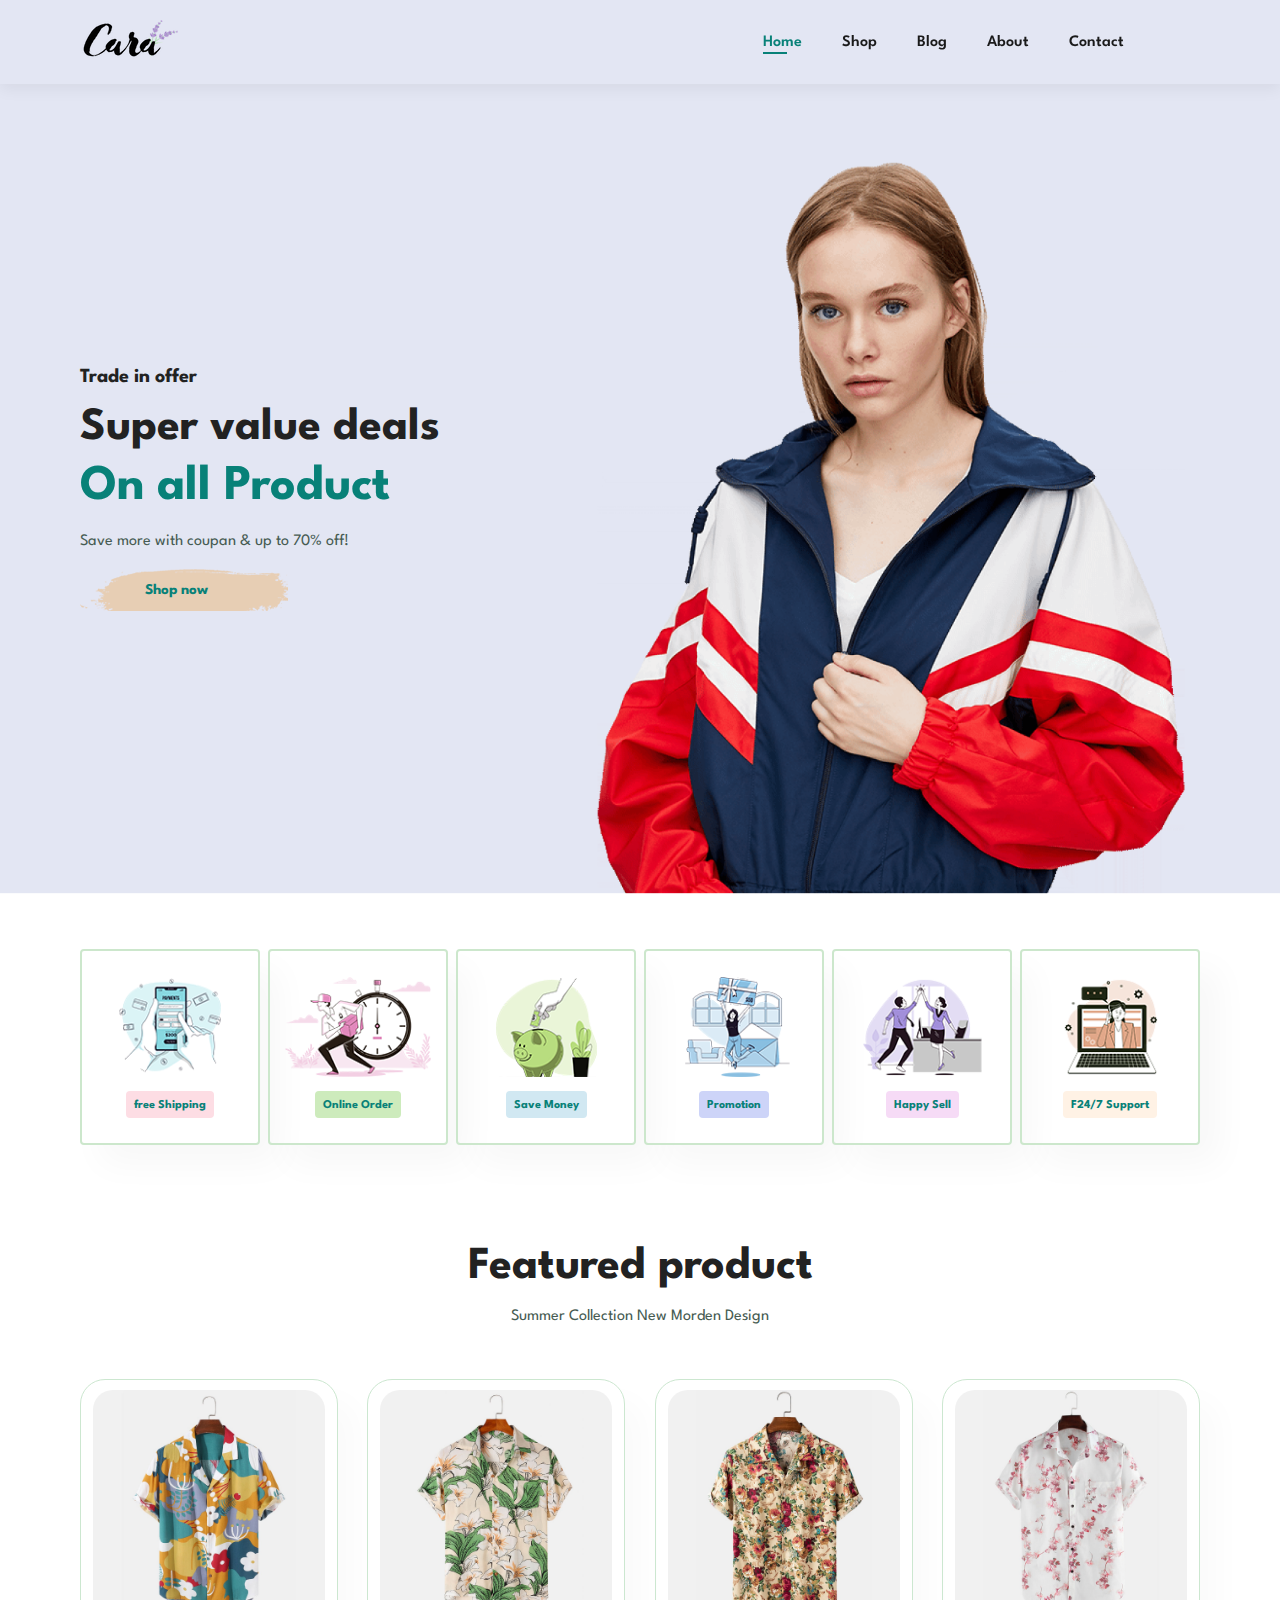
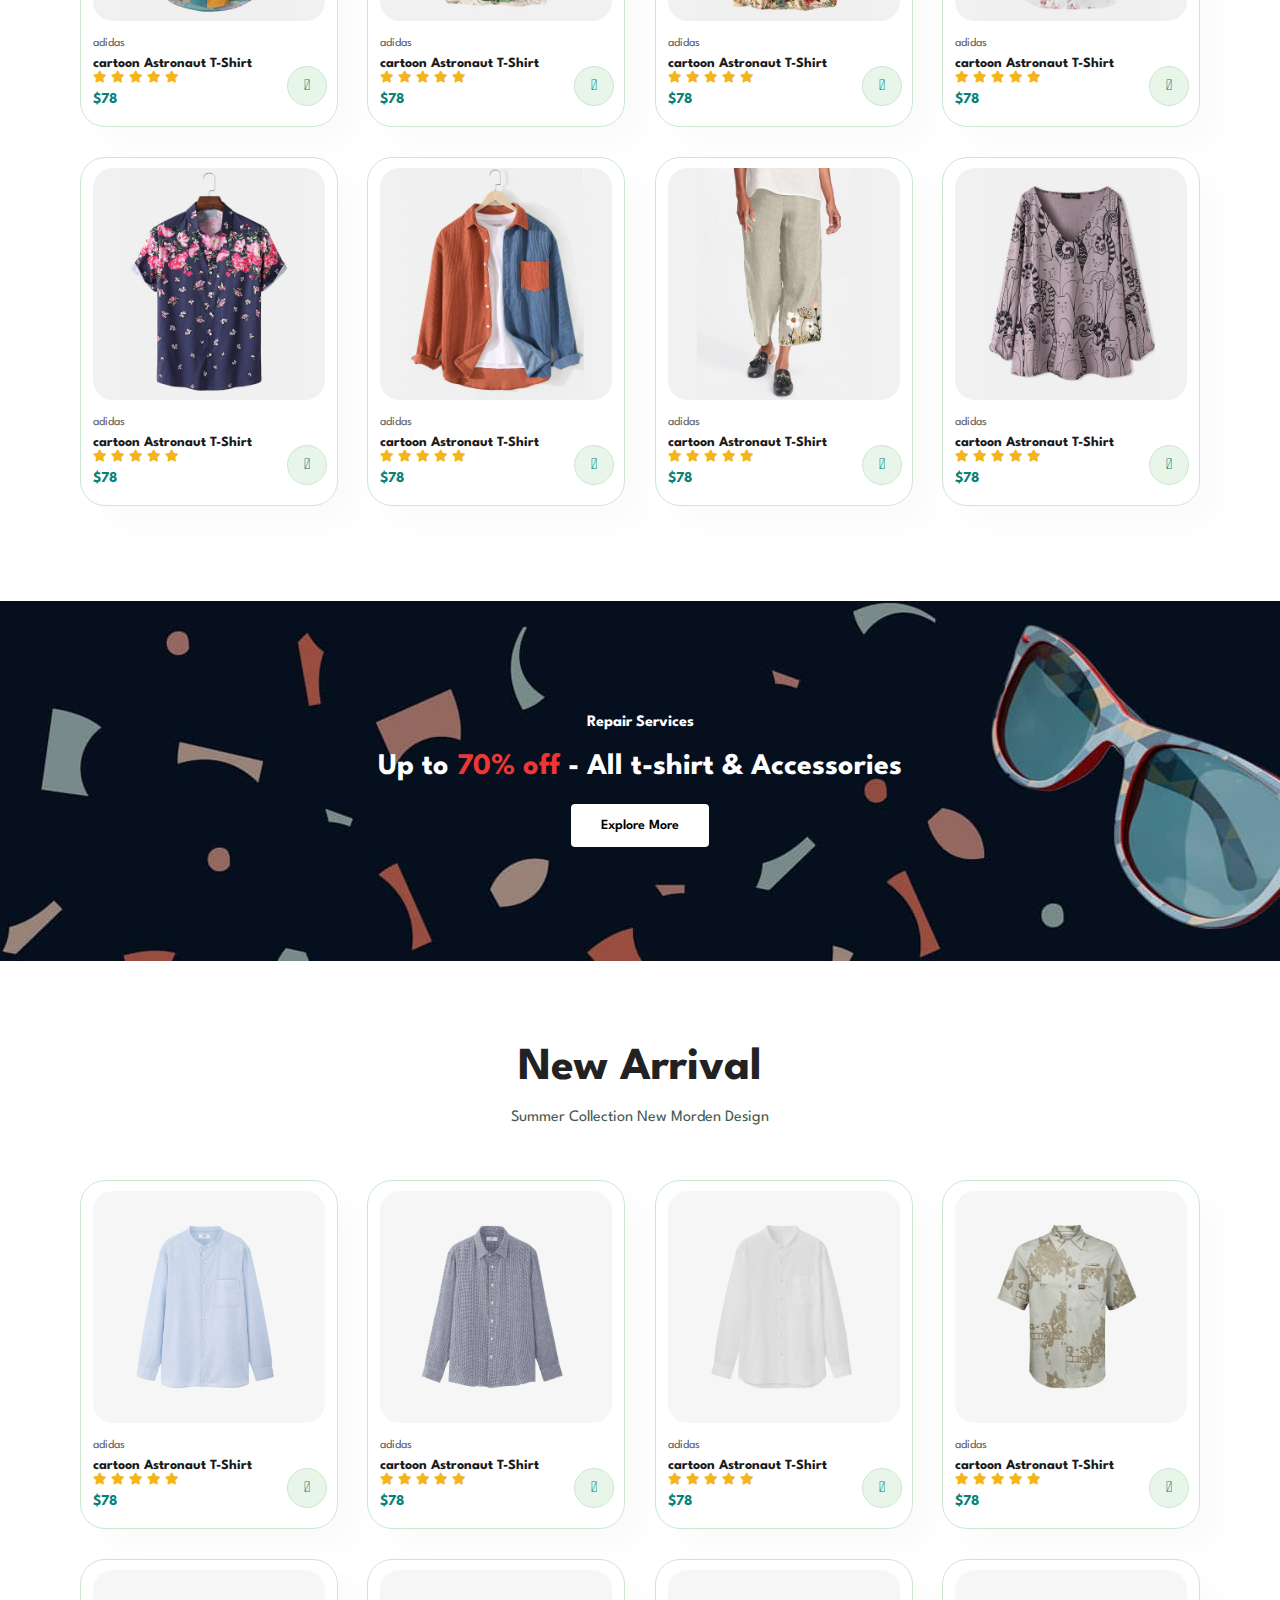
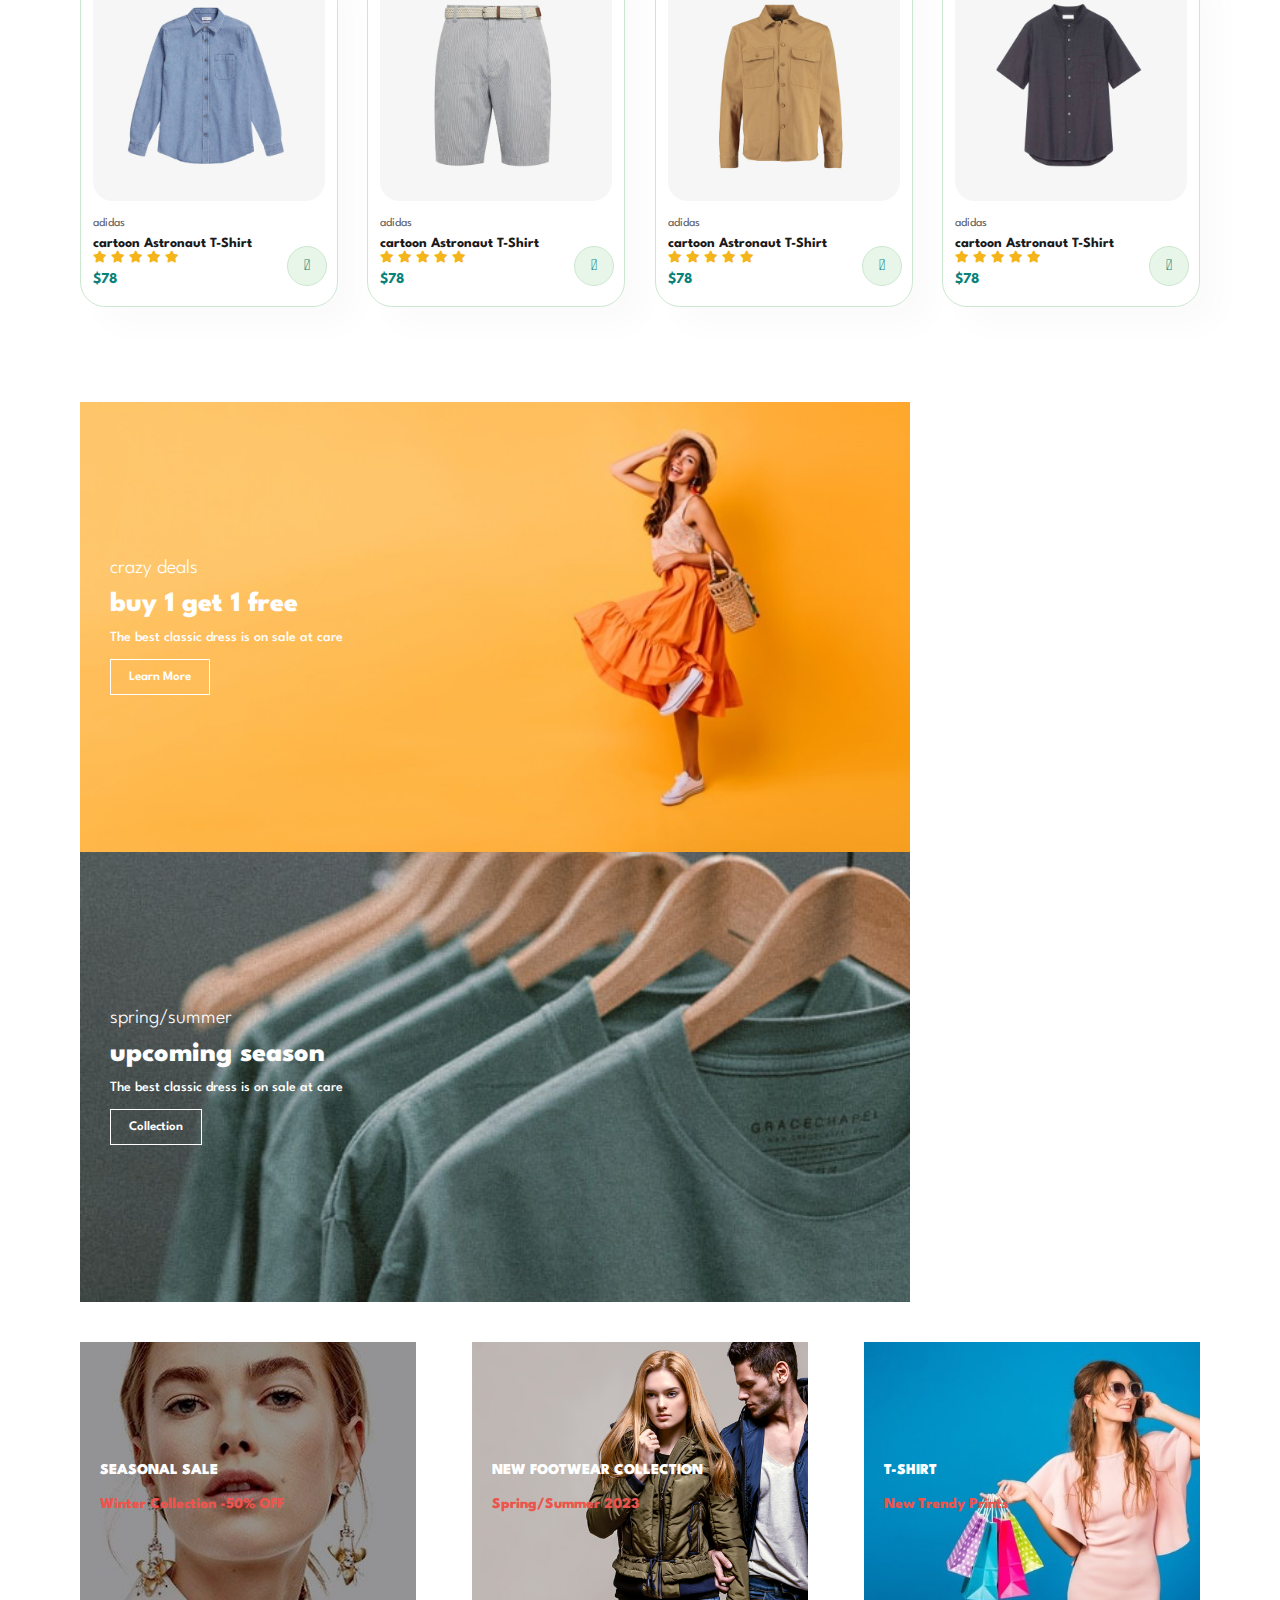
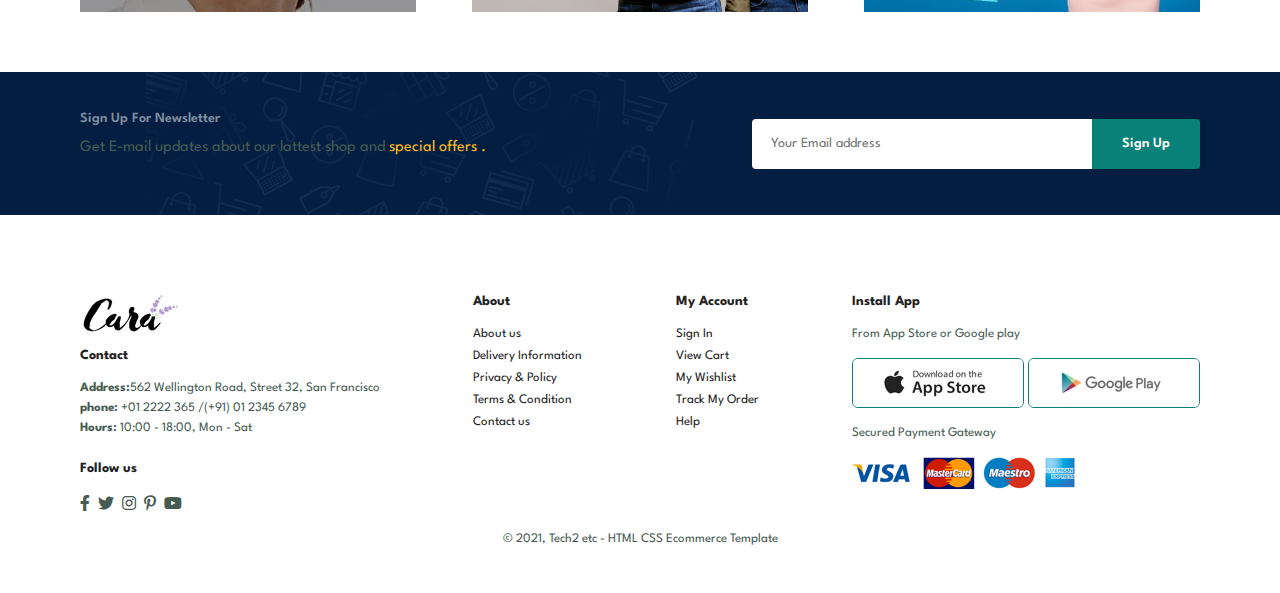
<file: index.html>
<!DOCTYPE html>
<html lang="en">
<head>
    <meta charset="UTF-8">
    <meta name="viewport" content="width=device-width, initial-scale=1.0">
    <title>E-Comerce Website</title>
    <link rel="stylesheet" href="https://pro.fontawesome.com/releases/v5.10.0/css/all.css" />
    <link rel="stylesheet" href="style.css">
  
</head>

<body>
    <section id ="header">
        <a href = "#"><img src ="img/logo.png" class ="logo" alt =""></a>


        <div>
            <u1 id ="navbar">
                <li><a class ="active" href ="index.html">Home</a></li>
                <li><a href ="shop.html">Shop</a></li>
                <li><a href ="blog.html">Blog</a></li>
                <li><a href ="about.html">About</a></li>
                <li><a href ="contact.html">Contact</a></li>
                <li id ="lg-bag"><a href ="cart.html"><i class="far fa-shopping-bag"></i></a></li>
                <a href ="#" id ="close"><i class ="far fa-times"></i></a>
            </u1>
        </div>
        <div id ="mobile">
           
            <a href ="cart.html"><i class="far fa-shopping-bag"></i></a>
            <i id ="bar" class ="fas fa-outdent"></i>
        </div>
    </section>
    <section
        id = "hero">
        <h4>Trade in offer</h4>
        <h2>Super value deals</h2>
        <h1>On all Product</h1>
        <p> Save more with coupan & up to 70% off!</p>
        <button>Shop now</button>
</section>
  
    <section   id = "feature" class ="section-p1">
        <div class ="fe-box">
            <img src ="img/features/f1.png" alt ="">
            <h6> free Shipping</h6>
        </div>

        <div class ="fe-box">
            <img src ="img/features/f2.png" alt ="">
            <h6> Online Order</h6>
        </div>

        <div class ="fe-box">
            <img src ="img/features/f3.png" alt ="">
            <h6>Save Money</h6>
        </div>

        <div class ="fe-box">
            <img src ="img/features/f4.png" alt ="">
            <h6>Promotion</h6>
        </div>

        <div class ="fe-box">
            <img src ="img/features/f5.png" alt ="">
            <h6>Happy Sell</h6>
        </div>
        <div class ="fe-box">
            <img src ="img/features/f6.png" alt ="">
            <h6>F24/7 Support</h6>
        </div>
    </section>

    <section
    id ="product1" class ="section-p1">
     <h2>Featured product</h2>
     <p>Summer Collection New Morden Design</p>
     <div class ="pro-container">
        <div class ="pro">
            <img src ="img/products/f1.jpg" alt ="">
            <div class ="des">
                <span>adidas</span>
                <h5>cartoon Astronaut T-Shirt</h5>
                <div class ="star">
                    <i class ="fas fa-star"></i>
                    <i class ="fas fa-star"></i>
                    <i class ="fas fa-star"></i>
                    <i class ="fas fa-star"></i>
                    <i class ="fas fa-star"></i>
                </div>
                <h4>$78</h4>
            </div>
            <a href ="#"><i class ="fal fa-shopping-cart cart"></i></a>
        </div>

        <div class ="pro">
            <img src ="img/products/f2.jpg" alt ="">
            <div class ="des">
                <span>adidas</span>
                <h5>cartoon Astronaut T-Shirt</h5>
                <div class ="star">
                    <i class ="fas fa-star"></i>
                    <i class ="fas fa-star"></i>
                    <i class ="fas fa-star"></i>
                    <i class ="fas fa-star"></i>
                    <i class ="fas fa-star"></i>
                </div>
                <h4>$78</h4>
            </div>
            <a href ="#"><i class ="fal fa-shopping-cart cart"></i></a>
        </div>

        <div class ="pro">
            <img src ="img/products/f3.jpg" alt ="">
            <div class ="des">
                <span>adidas</span>
                <h5>cartoon Astronaut T-Shirt</h5>
                <div class ="star">
                    <i class ="fas fa-star"></i>
                    <i class ="fas fa-star"></i>
                    <i class ="fas fa-star"></i>
                    <i class ="fas fa-star"></i>
                    <i class ="fas fa-star"></i>
                </div>
                <h4>$78</h4>
            </div>
            <a href ="#"><i class ="fal fa-shopping-cart cart"></i></a>
        </div>

        <div class ="pro">
            <img src ="img/products/f4.jpg" alt ="">
            <div class ="des">
                <span>adidas</span>
                <h5>cartoon Astronaut T-Shirt</h5>
                <div class ="star">
                    <i class ="fas fa-star"></i>
                    <i class ="fas fa-star"></i>
                    <i class ="fas fa-star"></i>
                    <i class ="fas fa-star"></i>
                    <i class ="fas fa-star"></i>
                </div>
                <h4>$78</h4>
            </div>
            <a href ="#"><i class ="fal fa-shopping-cart cart"></i></a>
        </div>

        <div class ="pro">
            <img src ="img/products/f5.jpg" alt ="">
            <div class ="des">
                <span>adidas</span>
                <h5>cartoon Astronaut T-Shirt</h5>
                <div class ="star">
                    <i class ="fas fa-star"></i>
                    <i class ="fas fa-star"></i>
                    <i class ="fas fa-star"></i>
                    <i class ="fas fa-star"></i>
                    <i class ="fas fa-star"></i>
                </div>
                <h4>$78</h4>
            </div>
            <a href ="#"><i class ="fal fa-shopping-cart cart"></i></a>
        </div>

        <div class ="pro">
            <img src ="img/products/f6.jpg" alt ="">
            <div class ="des">
                <span>adidas</span>
                <h5>cartoon Astronaut T-Shirt</h5>
                <div class ="star">
                    <i class ="fas fa-star"></i>
                    <i class ="fas fa-star"></i>
                    <i class ="fas fa-star"></i>
                    <i class ="fas fa-star"></i>
                    <i class ="fas fa-star"></i>
                </div>
                <h4>$78</h4>
            </div>
            <a href ="#"><i class ="fal fa-shopping-cart cart"></i></a>
        </div>

        <div class ="pro">
            <img src ="img/products/f7.jpg" alt ="">
            <div class ="des">
                <span>adidas</span>
                <h5>cartoon Astronaut T-Shirt</h5>
                <div class ="star">
                    <i class ="fas fa-star"></i>
                    <i class ="fas fa-star"></i>
                    <i class ="fas fa-star"></i>
                    <i class ="fas fa-star"></i>
                    <i class ="fas fa-star"></i>
                </div>
                <h4>$78</h4>
            </div>
            <a href ="#"><i class ="fal fa-shopping-cart cart"></i></a>
        </div>

        <div class ="pro">
            <img src ="img/products/f8.jpg" alt ="">
            <div class ="des">
                <span>adidas</span>
                <h5>cartoon Astronaut T-Shirt</h5>
                <div class ="star">
                    <i class ="fas fa-star"></i>
                    <i class ="fas fa-star"></i>
                    <i class ="fas fa-star"></i>
                    <i class ="fas fa-star"></i>
                    <i class ="fas fa-star"></i>
                </div>
                <h4>$78</h4>
            </div>
            <a href ="#"><i class ="fal fa-shopping-cart cart"></i></a>
        </div>


     </div>
    </section>
    
    <section id = "banner" class ="section-m1">
        <h4>Repair Services</h4>
        <h2>Up to <span>70% off </span>- All t-shirt & Accessories</h2>
            <button class ="normal">Explore More</button>
    </section>

    <section
    id ="product1" class ="section-p1">
     <h2>New Arrival</h2>
     <p>Summer Collection New Morden Design</p>
     <div class ="pro-container">
        <div class ="pro">
            <img src ="img/products/n1.jpg" alt ="">
            <div class ="des">
                <span>adidas</span>
                <h5>cartoon Astronaut T-Shirt</h5>
                <div class ="star">
                    <i class ="fas fa-star"></i>
                    <i class ="fas fa-star"></i>
                    <i class ="fas fa-star"></i>
                    <i class ="fas fa-star"></i>
                    <i class ="fas fa-star"></i>
                </div>
                <h4>$78</h4>
            </div>
            <a href ="#"><i class ="fal fa-shopping-cart cart"></i></a>
        </div>

        <div class ="pro">
            <img src ="img/products/n2.jpg" alt ="">
            <div class ="des">
                <span>adidas</span>
                <h5>cartoon Astronaut T-Shirt</h5>
                <div class ="star">
                    <i class ="fas fa-star"></i>
                    <i class ="fas fa-star"></i>
                    <i class ="fas fa-star"></i>
                    <i class ="fas fa-star"></i>
                    <i class ="fas fa-star"></i>
                </div>
                <h4>$78</h4>
            </div>
            <a href ="#"><i class ="fal fa-shopping-cart cart"></i></a>
        </div>

        <div class ="pro">
            <img src ="img/products/n3.jpg" alt ="">
            <div class ="des">
                <span>adidas</span>
                <h5>cartoon Astronaut T-Shirt</h5>
                <div class ="star">
                    <i class ="fas fa-star"></i>
                    <i class ="fas fa-star"></i>
                    <i class ="fas fa-star"></i>
                    <i class ="fas fa-star"></i>
                    <i class ="fas fa-star"></i>
                </div>
                <h4>$78</h4>
            </div>
            <a href ="#"><i class ="fal fa-shopping-cart cart"></i></a>
        </div>

        <div class ="pro">
            <img src ="img/products/n4.jpg" alt ="">
            <div class ="des">
                <span>adidas</span>
                <h5>cartoon Astronaut T-Shirt</h5>
                <div class ="star">
                    <i class ="fas fa-star"></i>
                    <i class ="fas fa-star"></i>
                    <i class ="fas fa-star"></i>
                    <i class ="fas fa-star"></i>
                    <i class ="fas fa-star"></i>
                </div>
                <h4>$78</h4>
            </div>
            <a href ="#"><i class ="fal fa-shopping-cart cart"></i></a>
        </div>

        <div class ="pro">
            <img src ="img/products/n5.jpg" alt ="">
            <div class ="des">
                <span>adidas</span>
                <h5>cartoon Astronaut T-Shirt</h5>
                <div class ="star">
                    <i class ="fas fa-star"></i>
                    <i class ="fas fa-star"></i>
                    <i class ="fas fa-star"></i>
                    <i class ="fas fa-star"></i>
                    <i class ="fas fa-star"></i>
                </div>
                <h4>$78</h4>
            </div>
            <a href ="#"><i class ="fal fa-shopping-cart cart"></i></a>
        </div>

        <div class ="pro">
            <img src ="img/products/n6.jpg" alt ="">
            <div class ="des">
                <span>adidas</span>
                <h5>cartoon Astronaut T-Shirt</h5>
                <div class ="star">
                    <i class ="fas fa-star"></i>
                    <i class ="fas fa-star"></i>
                    <i class ="fas fa-star"></i>
                    <i class ="fas fa-star"></i>
                    <i class ="fas fa-star"></i>
                </div>
                <h4>$78</h4>
            </div>
            <a href ="#"><i class ="fal fa-shopping-cart cart"></i></a>
        </div>

        <div class ="pro">
            <img src ="img/products/n7.jpg" alt ="">
            <div class ="des">
                <span>adidas</span>
                <h5>cartoon Astronaut T-Shirt</h5>
                <div class ="star">
                    <i class ="fas fa-star"></i>
                    <i class ="fas fa-star"></i>
                    <i class ="fas fa-star"></i>
                    <i class ="fas fa-star"></i>
                    <i class ="fas fa-star"></i>
                </div>
                <h4>$78</h4>
            </div>
            <a href ="#"><i class ="fal fa-shopping-cart cart"></i></a>
        </div>

        <div class ="pro">
            <img src ="img/products/n8.jpg" alt ="">
            <div class ="des">
                <span>adidas</span>
                <h5>cartoon Astronaut T-Shirt</h5>
                <div class ="star">
                    <i class ="fas fa-star"></i>
                    <i class ="fas fa-star"></i>
                    <i class ="fas fa-star"></i>
                    <i class ="fas fa-star"></i>
                    <i class ="fas fa-star"></i>
                </div>
                <h4>$78</h4>
            </div>
            <a href ="#"><i class ="fal fa-shopping-cart cart"></i></a>
        </div>


     </div>
    </section>

    <section id ="sm-banner" class ="section-p1">
        <div class ="banner-box">
            <h4>crazy deals</h4>
            <h2>buy 1 get 1 free</h2>
            <span>The best classic dress is on sale at care</span>
            <button class ="white">Learn More</button>
        </div>

        <div class ="banner-box banner-box2">
        
            <h4>spring/summer</h4>
            <h2>upcoming season</h2>
            <span>The best classic dress is on sale at care</span>
            <button class ="white">Collection</button>
        </div>
    </section>
    <section id ="banner3">
        <div class ="banner-box">
          <h2>SEASONAL SALE</h2>
            <h3>Winter Collection -50% OFF</h3>
              </div>
              <div class ="banner-box banner-box2">
                <h2>NEW FOOTWEAR COLLECTION</h2>
                  <h3>Spring/Summer 2023</h3>
                    </div>

                    <div class ="banner-box banner-box3">
                        <h2>T-SHIRT</h2>
                          <h3>New Trendy Prints</h3>
                            </div>
    </section>
    <section id ="newsletter" class ="section-p1 section-m1">
        <div class ="newstext">
            <h4> Sign Up For Newsletter</h4>
            <p> Get E-mail updates about our lattest shop and <span>special offers .</span></p>
        </div>
        <div class ="form">
            <input type="text" placeholder="Your Email address">
            <button class ="normal">Sign Up</button>
        </div>

    </section>

    <footer class ="section-p1">
        <div class ="col">
            <img class ="logo" src ="img/logo.png" alt ="">
            <h4>Contact</h4>
            <p> <strong>Address:</strong>562 Wellington Road, Street 32, San Francisco</p>
            <p> <strong>phone:</strong> +01 2222 365 /(+91) 01 2345 6789</p>
            <p> <strong>Hours:</strong> 10:00 - 18:00, Mon - Sat</p>
            <div class ="follow">
                <h4>Follow us</h4>
                <div class ="icon">
                    <i class ="fab fa-facebook-f"></i>
                    <i class ="fab fa-twitter"></i>
                    <i class ="fab fa-instagram"></i>
                    <i class ="fab fa-pinterest-p"></i>
                    <i class ="fab fa-youtube"></i>
                </div>
            </div>
        </div>
        <div class ="col">
            <h4>About</h4>
            <a href ="#">About us</a>
            <a href ="#">Delivery Information</a>
            <a href ="#">Privacy & Policy</a>
            <a href ="#">Terms & Condition</a>
            <a href ="#">Contact us</a>
        </div>
        
        <div class ="col">
            <h4>My Account</h4>
            <a href ="#">Sign In</a>
            <a href ="#">View Cart</a>
            <a href ="#">My Wishlist</a>
            <a href ="#">Track My Order</a>
            <a href ="#">Help</a>
        </div>
        <div class = "col install">
            <h4>Install App</h4>
            <p>From App Store or Google play</p>

            <div class ="row">
                <img src ="img/pay/app.jpg" alt ="">
                <img src ="img/pay/play.jpg" alt ="">
            </div>
            <p>Secured Payment Gateway</p>
            <img src = "img/pay/pay.png" alt ="">
        </div>

        <div class = "copyright">
        <p>© 2021, Tech2 etc - HTML CSS Ecommerce Template</p>
        </div> 
    </footer>

    <script src ="script.js"></script>
</body>
</html>
</file>
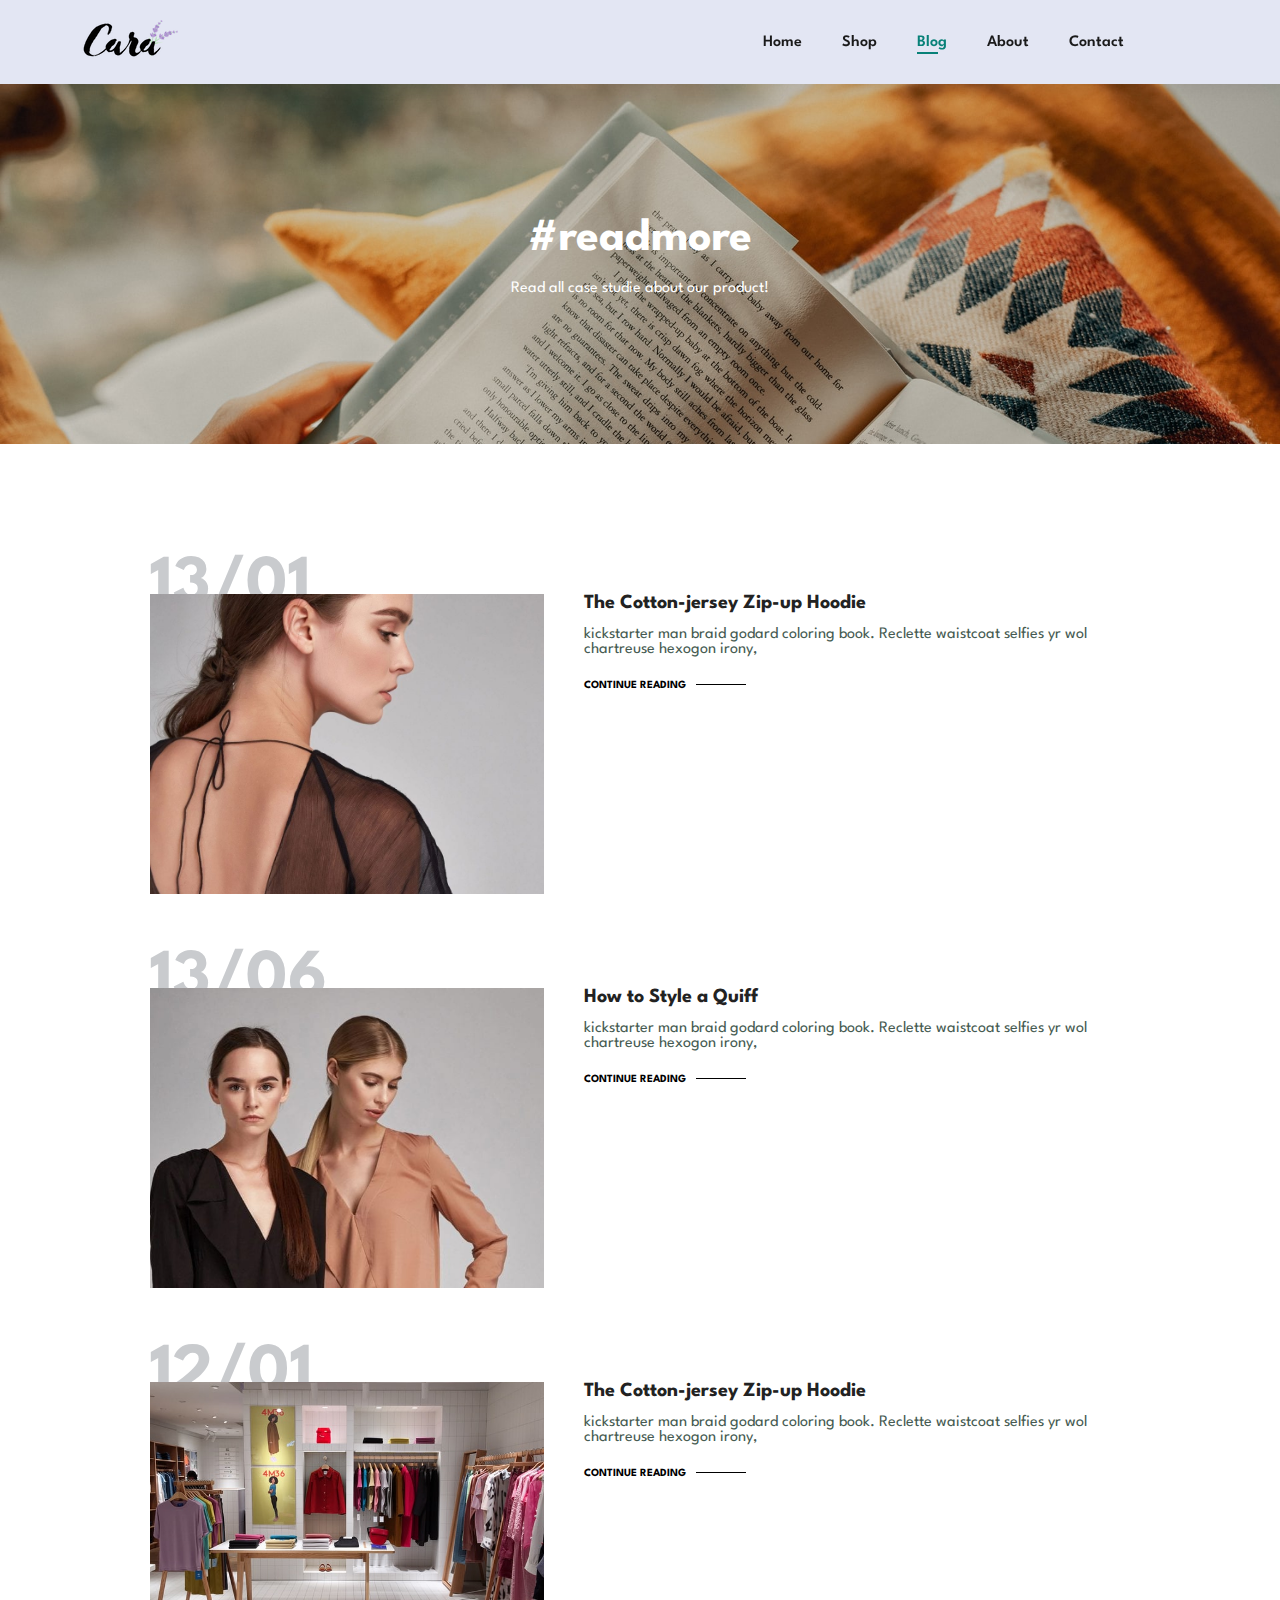
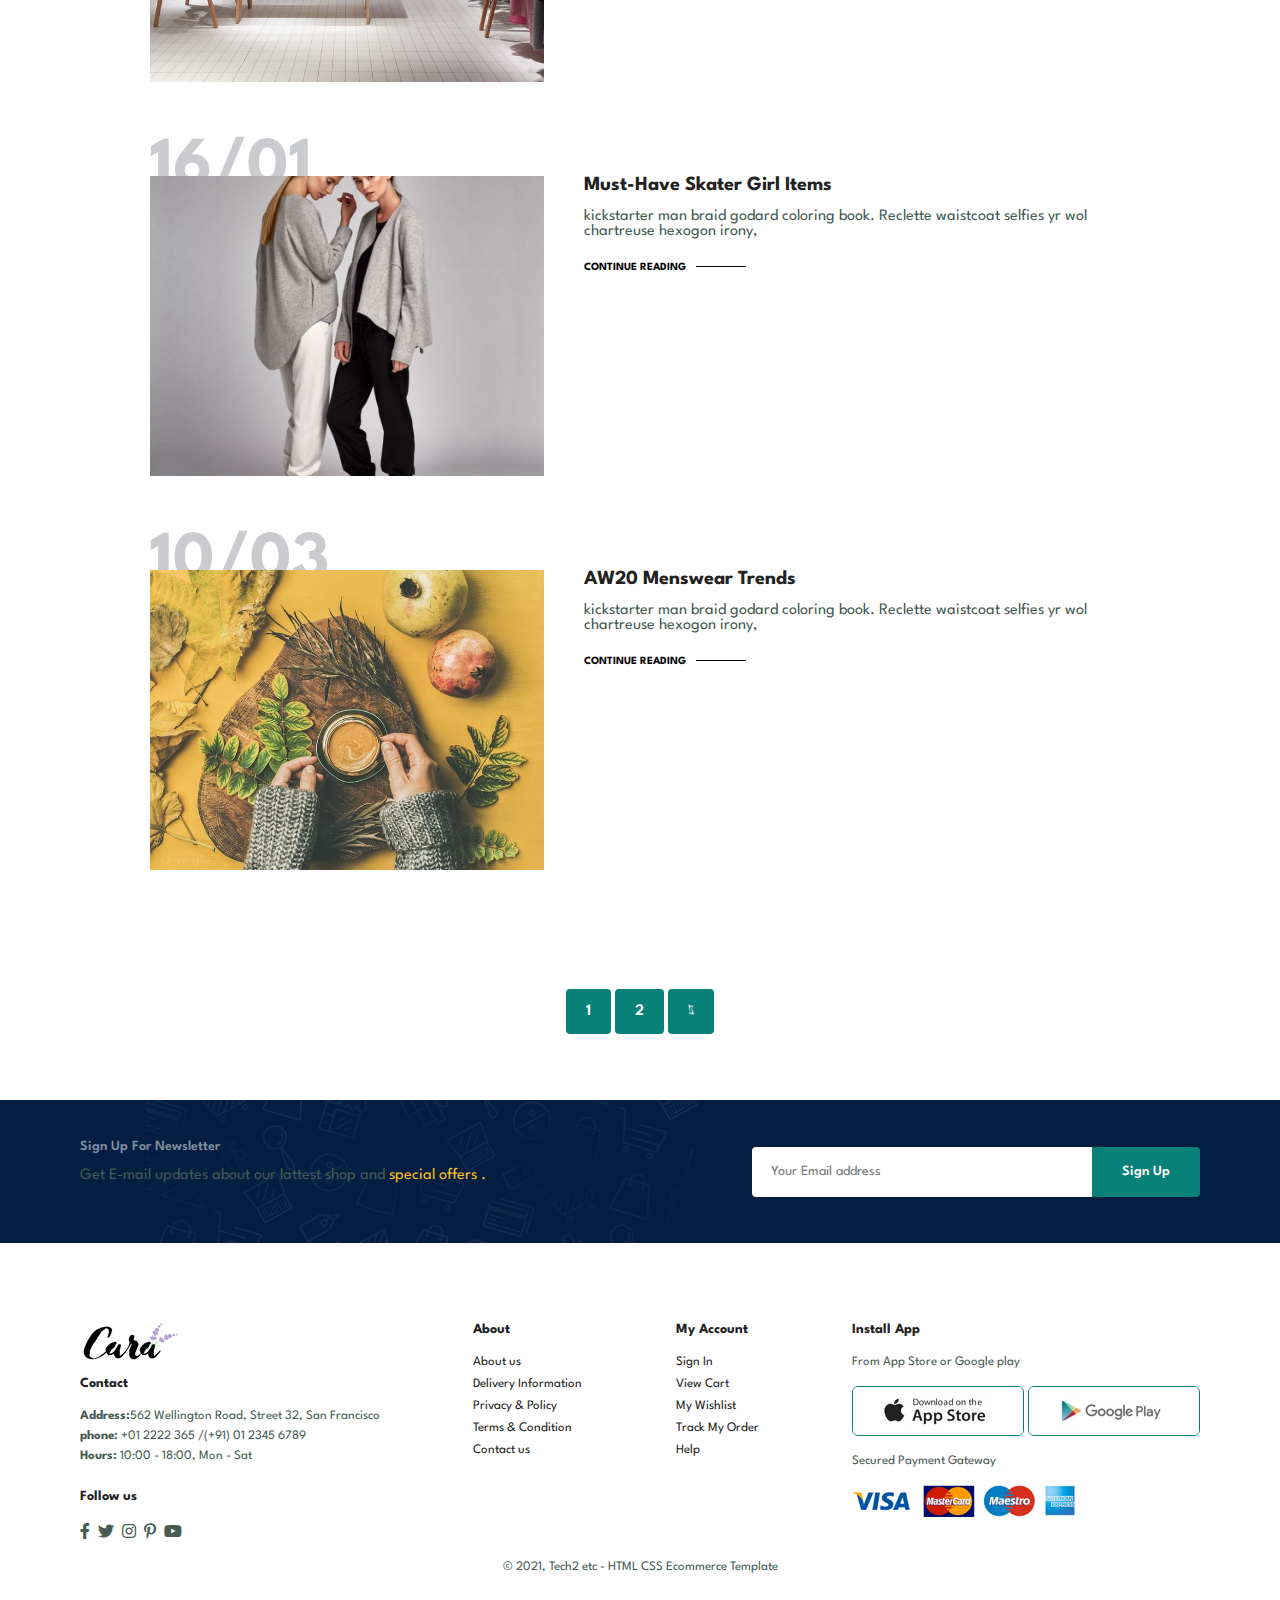
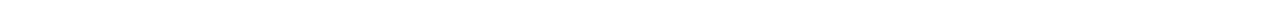
<file: blog.html>
<!DOCTYPE html>
<html lang="en">
<head>
    <meta charset="UTF-8">
    <meta name="viewport" content="width=device-width, initial-scale=1.0">
    <title>E-Comerce Website</title>
    <link rel="stylesheet" href="https://pro.fontawesome.com/releases/v5.10.0/css/all.css" />
    <link rel="stylesheet" href="style.css">
    
</head>

<body>
    <section id ="header">
        <a href = "#"><img src ="img/logo.png" class ="logo" alt =""></a>


        <div>
            <u1 id ="navbar">
                <li><a href ="index.html">Home</a></li>
                <li><a  href ="shop.html">Shop</a></li>
                <li><a class ="active"  href ="blog.html">Blog</a></li>
                <li><a href ="about.html">About</a></li>
                <li><a href ="contact.html">Contact</a></li>
                <li id ="lg-bag"><a href ="cart.html"><i class="far fa-shopping-bag"></i></a></li>
                <a href ="#" id ="close"><i class ="far fa-times"></i></a>
            </u1>
        </div>
        <div id ="mobile">
           
            <a href ="cart.html"><i class="far fa-shopping-bag"></i></a>
            <i id ="bar" class ="fas fa-outdent"></i>
        </div>
    </section>

    <section
        id = "page-header" class ="blog-header">
     
        <h2>#readmore</h2>
        
        <p>Read all case studie about our product!</p>
      
</section>

<section id = "blog">
    <div class ="blog-box">
        <div class ="blog-img">
            <img src ="img/blog/b1.jpg" alt ="">

        </div>
        <div class ="blog-deatils">
            <h4> The Cotton-jersey Zip-up Hoodie</h4>
            <p>kickstarter man braid godard coloring book. Reclette waistcoat selfies yr wol chartreuse
                hexogon irony, <godard class=""></godard>
            </p>
            <a href = "#">CONTINUE READING</a>
        </div>
        <h1>13/01</h1>
    </div>

    <div class ="blog-box">
        <div class ="blog-img">
            <img src ="img/blog/b2.jpg" alt ="">

        </div>
        <div class ="blog-deatils">
            <h4>How to Style a Quiff</h4>
            <p>kickstarter man braid godard coloring book. Reclette waistcoat selfies yr wol chartreuse
                hexogon irony, <godard class=""></godard>
            </p>
            <a href = "#">CONTINUE READING</a>
        </div>
        <h1>13/06</h1>
    </div>

    <div class ="blog-box">
        <div class ="blog-img">
            <img src ="img/blog/b3.jpg" alt ="">

        </div>
        <div class ="blog-deatils">
            <h4> The Cotton-jersey Zip-up Hoodie</h4>
            <p>kickstarter man braid godard coloring book. Reclette waistcoat selfies yr wol chartreuse
                hexogon irony, <godard class=""></godard>
            </p>
            <a href = "#">CONTINUE READING</a>
        </div>
        <h1>12/01</h1>
    </div>

    <div class ="blog-box">
        <div class ="blog-img">
            <img src ="img/blog/b4.jpg" alt ="">

        </div>
        <div class ="blog-deatils">
            <h4>Must-Have Skater Girl Items</h4>
            <p>kickstarter man braid godard coloring book. Reclette waistcoat selfies yr wol chartreuse
                hexogon irony, <godard class=""></godard>
            </p>
            <a href = "#">CONTINUE READING</a>
        </div>
        <h1>16/01</h1>
    </div>

    

    <div class ="blog-box">
        <div class ="blog-img">
            <img src ="img/blog/b6.jpg" alt ="">

        </div>
        <div class ="blog-deatils">
            <h4>AW20 Menswear Trends</h4>
            <p>kickstarter man braid godard coloring book. Reclette waistcoat selfies yr wol chartreuse
                hexogon irony, <godard class=""></godard>
            </p>
            <a href = "#">CONTINUE READING</a>
        </div>
        <h1>10/03</h1>
    </div>
</section>

  <section id ="pagination" class ="section-p1">
    <a href ="#">1</a>
    <a href ="#">2</a>
    <a href ="#"><i class ="fal fa-long-arrow-alt-right"></i></a>
  </section>
   
    <section id ="newsletter" class ="section-p1 section-m1">
        <div class ="newstext">
            <h4> Sign Up For Newsletter</h4>
            <p> Get E-mail updates about our lattest shop and <span>special offers .</span></p>
        </div>
        <div class ="form">
            <input type="text" placeholder="Your Email address">
            <button class ="normal">Sign Up</button>
        </div>

    </section>

    <footer class ="section-p1">
        <div class ="col">
            <img class ="logo" src ="img/logo.png" alt ="">
            <h4>Contact</h4>
            <p> <strong>Address:</strong>562 Wellington Road, Street 32, San Francisco</p>
            <p> <strong>phone:</strong> +01 2222 365 /(+91) 01 2345 6789</p>
            <p> <strong>Hours:</strong> 10:00 - 18:00, Mon - Sat</p>
            <div class ="follow">
                <h4>Follow us</h4>
                <div class ="icon">
                    <i class ="fab fa-facebook-f"></i>
                    <i class ="fab fa-twitter"></i>
                    <i class ="fab fa-instagram"></i>
                    <i class ="fab fa-pinterest-p"></i>
                    <i class ="fab fa-youtube"></i>
                </div>
            </div>
        </div>
        <div class ="col">
            <h4>About</h4>
            <a href ="#">About us</a>
            <a href ="#">Delivery Information</a>
            <a href ="#">Privacy & Policy</a>
            <a href ="#">Terms & Condition</a>
            <a href ="#">Contact us</a>
        </div>
        
        <div class ="col">
            <h4>My Account</h4>
            <a href ="#">Sign In</a>
            <a href ="#">View Cart</a>
            <a href ="#">My Wishlist</a>
            <a href ="#">Track My Order</a>
            <a href ="#">Help</a>
        </div>
        <div class = "col install">
            <h4>Install App</h4>
            <p>From App Store or Google play</p>

            <div class ="row">
                <img src ="img/pay/app.jpg" alt ="">
                <img src ="img/pay/play.jpg" alt ="">
            </div>
            <p>Secured Payment Gateway</p>
            <img src = "img/pay/pay.png" alt ="">
        </div>

        <div class = "copyright">
        <p>© 2021, Tech2 etc - HTML CSS Ecommerce Template</p>
        </div> 
    </footer>

    <script src ="script.js"></script>
</body>
</html>
</file>
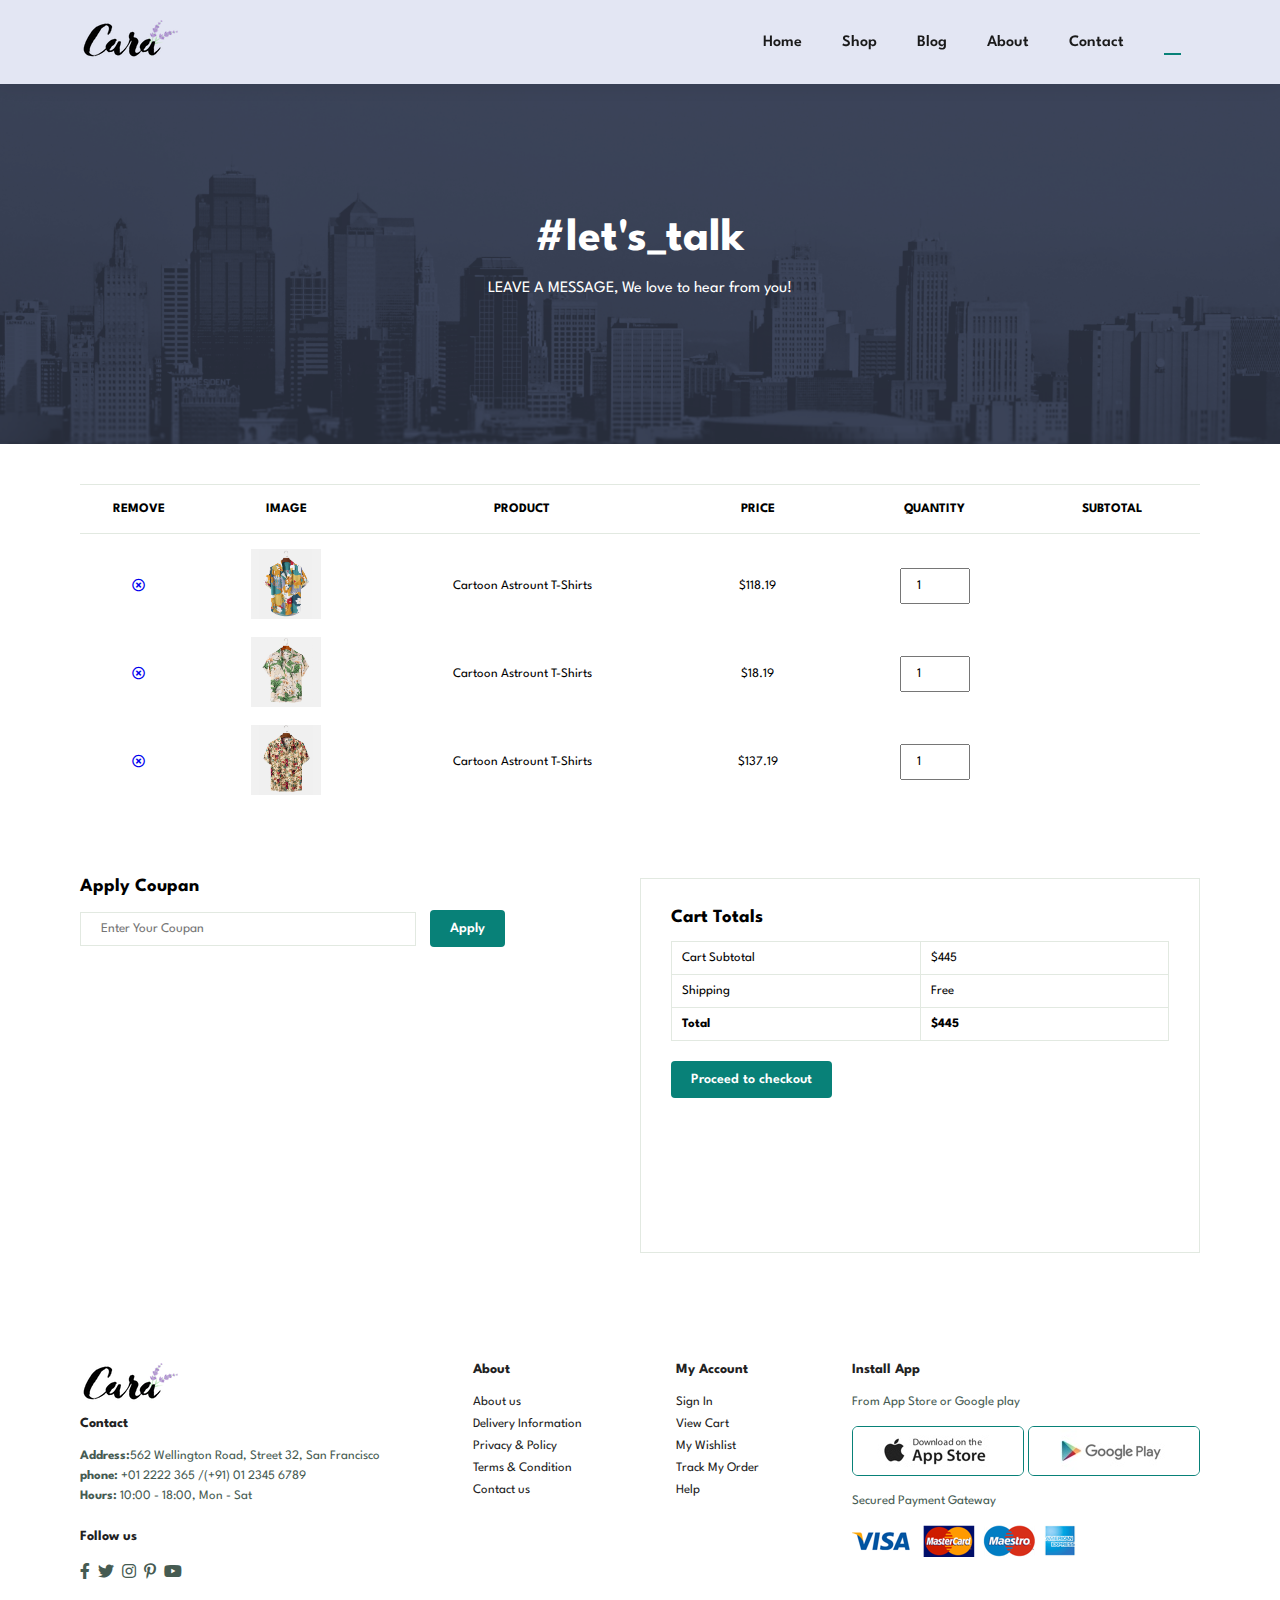
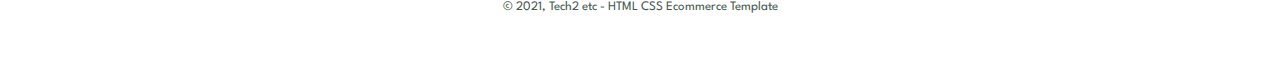
<file: cart.html>
<!DOCTYPE html>
<html lang="en">
<head>
    <meta charset="UTF-8">
    <meta name="viewport" content="width=device-width, initial-scale=1.0">
    <title>E-Comerce Website</title>
    <link rel="stylesheet" href="https://pro.fontawesome.com/releases/v5.10.0/css/all.css" />
    <link rel="stylesheet" href="style.css">
    
</head>

<body>
    <section id ="header">
        <a href = "#"><img src ="img/logo.png" class ="logo" alt =""></a>


        <div>
            <u1 id ="navbar">
                <li><a href ="index.html">Home</a></li>
                <li><a  href ="shop.html">Shop</a></li>
                <li><a  href ="blog.html">Blog</a></li>
                <li><a  href ="about.html">About</a></li>
                <li><a  href ="contact.html">Contact</a></li>
                <li id ="lg-bag"><a class ="active" href ="cart.html"><i class="far fa-shopping-bag"></i></a></li>
                <a href ="#" id ="close"><i class ="far fa-times"></i></a>
            </u1>
        </div>
        <div id ="mobile">
           
            <a href ="cart.html"><i class="far fa-shopping-bag"></i></a>
            <i id ="bar" class ="fas fa-outdent"></i>
        </div>
    </section>

    <section
        id = "page-header" class ="about-header">
     
        <h2>#let's_talk</h2>
        
        <p>LEAVE A MESSAGE, We love to hear from you!</p>
      
</section>

<section id="cart" class ="section-p1">
    <table width ="100%">
        <thead>
            <tr>
                <td>Remove</td>
                <td>Image</td>
                <td>Product</td>
                <td>Price</td>
                <td>Quantity</td>
                <td>Subtotal</td>

            </tr>
        </thead>
        <tbody>
            <tr>
                <td><a href="#"><i class="far fa-times-circle"></i></a></td>
                <td><img src ="img/products/f1.jpg" alt =""></td>
                <td>Cartoon Astrount T-Shirts</td>
                <td>$118.19</td>
                <td><input type ="number" value ="1"></td>
            </tr>

            <tr>
                <td><a href="#"><i class="far fa-times-circle"></i></a></td>
                <td><img src ="img/products/f2.jpg" alt =""></td>
                <td>Cartoon Astrount T-Shirts</td>
                <td>$18.19</td>
                <td><input type ="number" value ="1"></td>
            </tr>

            <tr>
                <td><a href="#"><i class="far fa-times-circle"></i></a></td>
                <td><img src ="img/products/f3.jpg" alt =""></td>
                <td>Cartoon Astrount T-Shirts</td>
                <td>$137.19</td>
                <td><input type ="number" value ="1"></td>
            </tr>
        </tbody>
    </table>
</section>

<section id="cart-add" class ="section-p1">
    <div id ="coupan">
        <h3>Apply Coupan</h3>
        <div>
            <input type="text" placeholder ="Enter Your Coupan">
            <button class ="normal">Apply</button>
        </div>
    </div>
    <div id="subtotal">
        <h3>Cart Totals</h3>
        <table>
            <tr>
                <td>Cart Subtotal</td>
                <td>$445</td>
            </tr>
            <tr>
                <td>Shipping</td>
                <td>Free</td>
            </tr>
            <tr>
                <td><strong>Total</strong></td>
                <td><strong>$445</strong></td>
            </tr>
        </table>
        <button class ="normal">Proceed to checkout</button>
    </div>
</section>
    <footer class ="section-p1">
        <div class ="col">
            <img class ="logo" src ="img/logo.png" alt ="">
            <h4>Contact</h4>
            <p> <strong>Address:</strong>562 Wellington Road, Street 32, San Francisco</p>
            <p> <strong>phone:</strong> +01 2222 365 /(+91) 01 2345 6789</p>
            <p> <strong>Hours:</strong> 10:00 - 18:00, Mon - Sat</p>
            <div class ="follow">
                <h4>Follow us</h4>
                <div class ="icon">
                    <i class ="fab fa-facebook-f"></i>
                    <i class ="fab fa-twitter"></i>
                    <i class ="fab fa-instagram"></i>
                    <i class ="fab fa-pinterest-p"></i>
                    <i class ="fab fa-youtube"></i>
                </div>
            </div>
        </div>
        <div class ="col">
            <h4>About</h4>
            <a href ="#">About us</a>
            <a href ="#">Delivery Information</a>
            <a href ="#">Privacy & Policy</a>
            <a href ="#">Terms & Condition</a>
            <a href ="#">Contact us</a>
        </div>
        
        <div class ="col">
            <h4>My Account</h4>
            <a href ="#">Sign In</a>
            <a href ="#">View Cart</a>
            <a href ="#">My Wishlist</a>
            <a href ="#">Track My Order</a>
            <a href ="#">Help</a>
        </div>
        <div class = "col install">
            <h4>Install App</h4>
            <p>From App Store or Google play</p>

            <div class ="row">
                <img src ="img/pay/app.jpg" alt ="">
                <img src ="img/pay/play.jpg" alt ="">
            </div>
            <p>Secured Payment Gateway</p>
            <img src = "img/pay/pay.png" alt ="">
        </div>

        <div class = "copyright">
        <p>© 2021, Tech2 etc - HTML CSS Ecommerce Template</p>
        </div> 
    </footer>

    <script src ="script.js"></script>
</body>
</html>
</file>
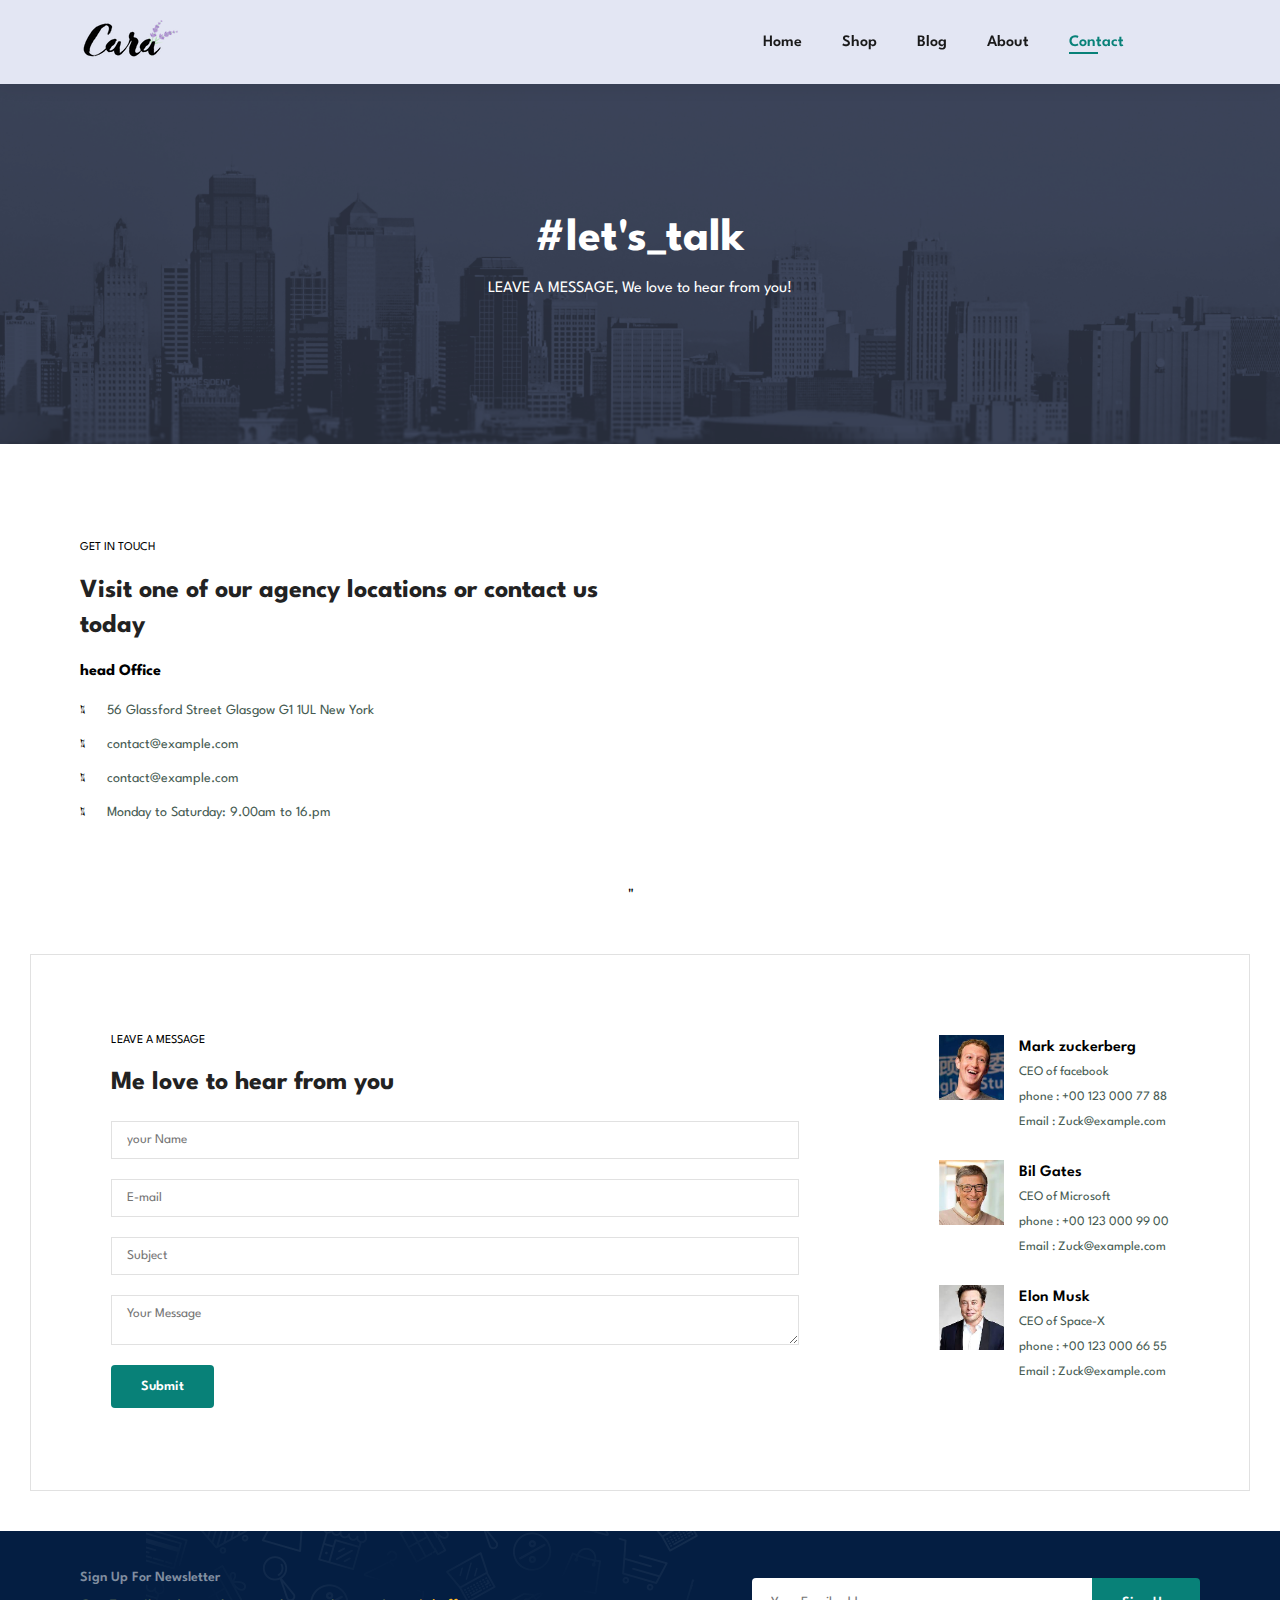
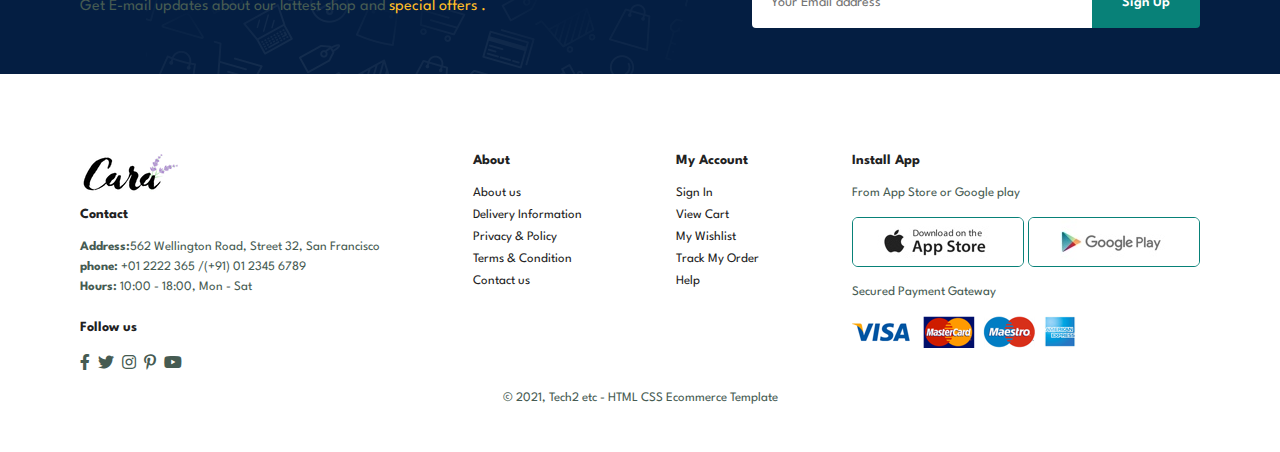
<file: contact.html>
<!DOCTYPE html>
<html lang="en">
<head>
    <meta charset="UTF-8">
    <meta name="viewport" content="width=device-width, initial-scale=1.0">
    <title>E-Comerce Website</title>
    <link rel="stylesheet" href="https://pro.fontawesome.com/releases/v5.10.0/css/all.css" />
    <link rel="stylesheet" href="style.css">
    
</head>

<body>
    <section id ="header">
        <a href = "#"><img src ="img/logo.png" class ="logo" alt =""></a>


        <div>
            <u1 id ="navbar">
                <li><a href ="index.html">Home</a></li>
                <li><a  href ="shop.html">Shop</a></li>
                <li><a  href ="blog.html">Blog</a></li>
                <li><a  href ="about.html">About</a></li>
                <li><a class ="active" href ="contact.html">Contact</a></li>
                <li id ="lg-bag"><a href ="cart.html"><i class="far fa-shopping-bag"></i></a></li>
                <a href ="#" id ="close"><i class ="far fa-times"></i></a>
            </u1>
        </div>
        <div id ="mobile">
           
            <a href ="cart.html"><i class="far fa-shopping-bag"></i></a>
            <i id ="bar" class ="fas fa-outdent"></i>
        </div>
    </section>

    <section
        id = "page-header" class ="about-header">
     
        <h2>#let's_talk</h2>
        
        <p>LEAVE A MESSAGE, We love to hear from you!</p>
      
</section>

<section id ="contact-details" class ="section-p1">
    <div class ="details">
        <span>GET IN TOUCH</span>
        <h2>Visit one of our agency locations or contact us today</h2>
        <h3>head Office</h3>
        <div>
            <li>
                <i class ="fal fa-map"></i>
                <p> 56 Glassford Street Glasgow G1 1UL New York</p>
            </li>

            <li>
                <i class ="fal fa-envelope"></i>
                <p>contact@example.com</p>
            </li>

            <li>
                <i class ="fal fa-phone-alt"></i>
                <p>contact@example.com</p>
            </li>

            <li>
                <i class ="fal fa-clock"></i>
                <p>Monday to Saturday: 9.00am to 16.pm</p>
            </li>
        </div>
    </div>

    <div class ="map">
        <iframe src="https://www.google.com/maps/embed?pb=!1m23!1m12!1m3!1d1934294.7144275322!2d-146.58001424825466!3d61.74184526272139!2m3!1f0!2f0!3f0!3m2!1i1024!2i768!4f13.1!4m8!3e6!4m0!4m5!1s0x89e377427d7f0199%3A0x5937c65cee2427f0!2sHarvard%20University%2C%20Massachusetts%20Hall%2C%20Cambridge%2C%20MA%2002138%2C%20United%20States!3m2!1d42.3744368!2d-71.1182488!5e0!3m2!1sen!2sin!4v1691470827692!5m2!1sen!2sin" width="600" height="450" style="border:0;" allowfullscreen="" loading="lazy" referrerpolicy="no-referrer-when-downgrade"></iframe>"
    </div>
</section>

<section id = "form-details">
    <form action ="">
        <span>LEAVE A MESSAGE</span>
        <h2>Me love to hear from you</h2>
        <input type ="text" placeholder ="your Name">
        <input type ="text" placeholder ="E-mail"> 
        <input type ="text" placeholder ="Subject">
        <textarea name ="" id ="" cols ="30" rowa ="10" placeholder="Your Message"></textarea>
        <button class ="normal">Submit</button>
    </form>
    <div class ="people">
        <div>
            <img src ="img/people/p1.jpg" alt ="">
            <p><span>Mark zuckerberg</span> CEO of facebook  <br> phone : +00 123 000 77 88 <br> Email : Zuck@example.com</p>
        </div>
        <div>
            <img src ="img/people/p2.jpg" alt ="">
            <p><span>Bil Gates</span> CEO of Microsoft <br> phone : +00 123 000 99 00 <br> Email : Zuck@example.com</p>
        </div>

        <div>
            <img src ="img/people/p3.jpg" alt ="">
            <p><span>Elon Musk</span> CEO of Space-X  <br> phone : +00 123 000 66 55 <br> Email : Zuck@example.com</p>
        </div>
    </div>
</section>

<section id ="newsletter" class ="section-p1 section-m1">
    <div class ="newstext">
        <h4> Sign Up For Newsletter</h4>
        <p> Get E-mail updates about our lattest shop and <span>special offers .</span></p>
    </div>
    <div class ="form">
        <input type="text" placeholder="Your Email address">
        <button class ="normal">Sign Up</button>
    </div>

</section>

    <footer class ="section-p1">
        <div class ="col">
            <img class ="logo" src ="img/logo.png" alt ="">
            <h4>Contact</h4>
            <p> <strong>Address:</strong>562 Wellington Road, Street 32, San Francisco</p>
            <p> <strong>phone:</strong> +01 2222 365 /(+91) 01 2345 6789</p>
            <p> <strong>Hours:</strong> 10:00 - 18:00, Mon - Sat</p>
            <div class ="follow">
                <h4>Follow us</h4>
                <div class ="icon">
                    <i class ="fab fa-facebook-f"></i>
                    <i class ="fab fa-twitter"></i>
                    <i class ="fab fa-instagram"></i>
                    <i class ="fab fa-pinterest-p"></i>
                    <i class ="fab fa-youtube"></i>
                </div>
            </div>
        </div>
        <div class ="col">
            <h4>About</h4>
            <a href ="#">About us</a>
            <a href ="#">Delivery Information</a>
            <a href ="#">Privacy & Policy</a>
            <a href ="#">Terms & Condition</a>
            <a href ="#">Contact us</a>
        </div>
        
        <div class ="col">
            <h4>My Account</h4>
            <a href ="#">Sign In</a>
            <a href ="#">View Cart</a>
            <a href ="#">My Wishlist</a>
            <a href ="#">Track My Order</a>
            <a href ="#">Help</a>
        </div>
        <div class = "col install">
            <h4>Install App</h4>
            <p>From App Store or Google play</p>

            <div class ="row">
                <img src ="img/pay/app.jpg" alt ="">
                <img src ="img/pay/play.jpg" alt ="">
            </div>
            <p>Secured Payment Gateway</p>
            <img src = "img/pay/pay.png" alt ="">
        </div>

        <div class = "copyright">
        <p>© 2021, Tech2 etc - HTML CSS Ecommerce Template</p>
        </div> 
    </footer>

    <script src ="script.js"></script>
</body>
</html>
</file>
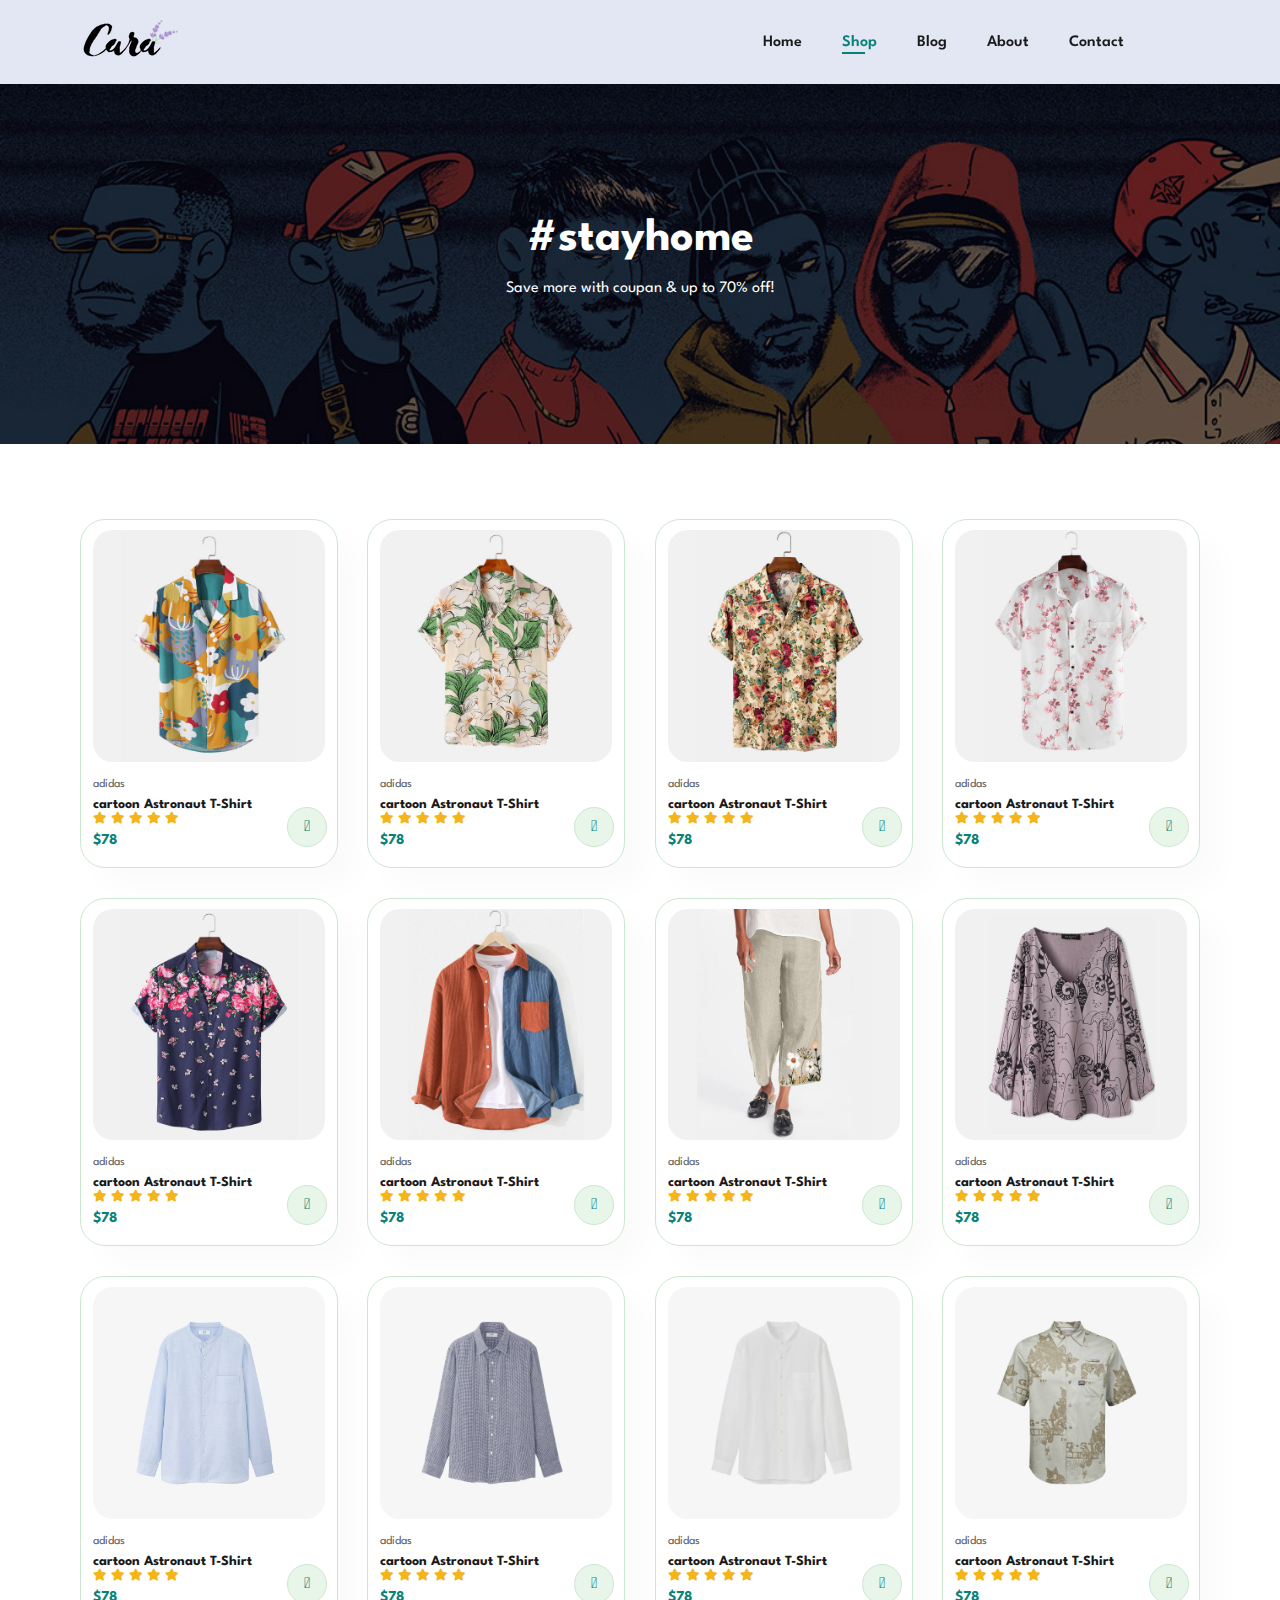
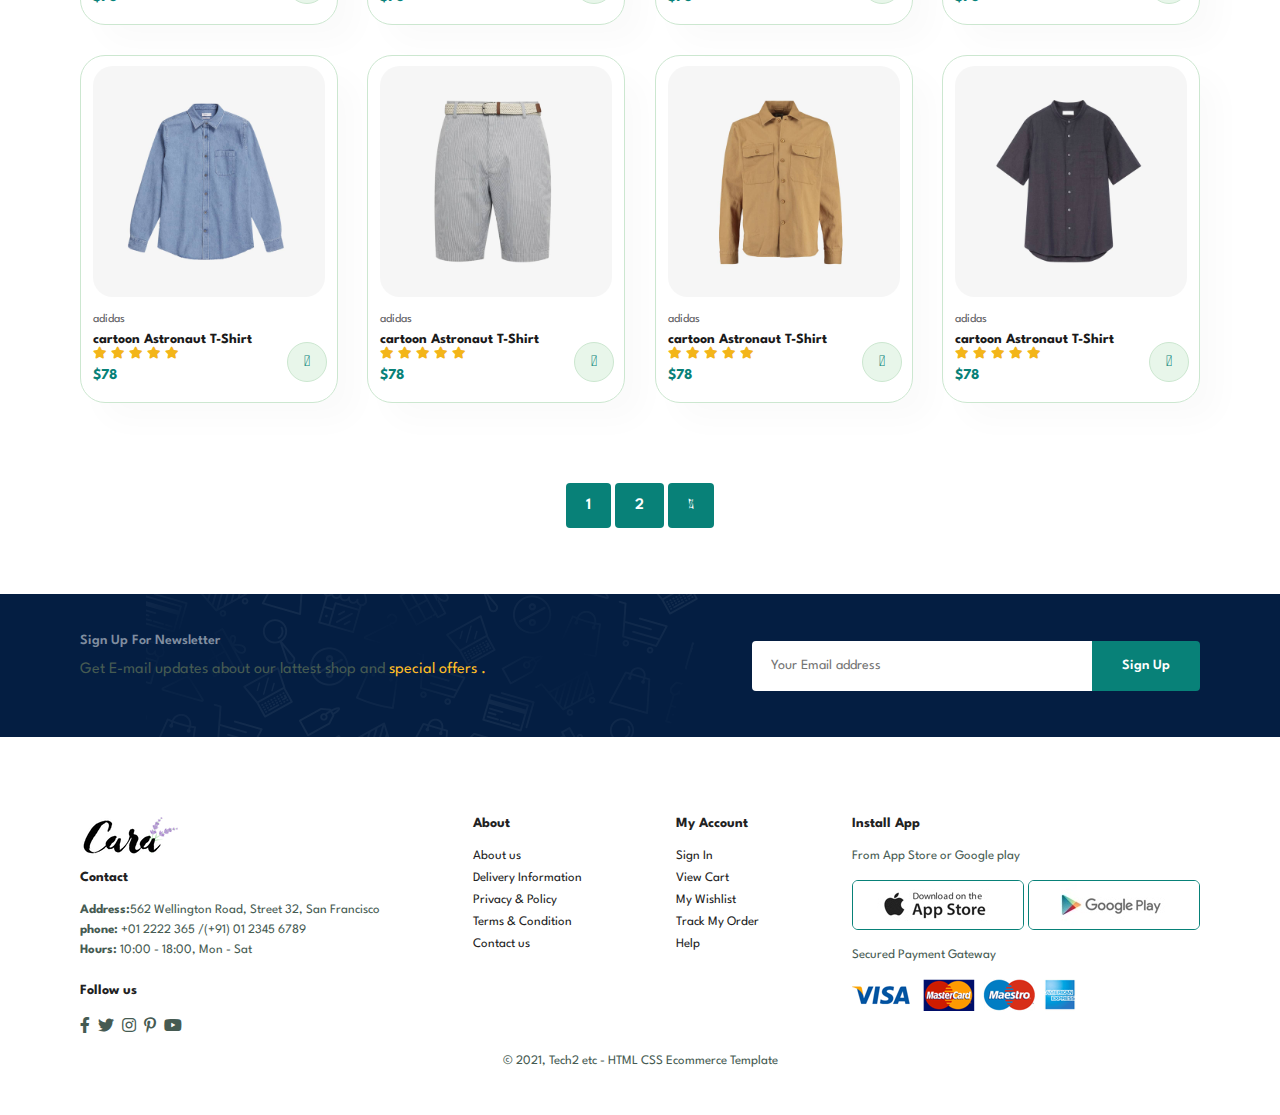
<file: shop.html>
<!DOCTYPE html>
<html lang="en">
<head>
    <meta charset="UTF-8">
    <meta name="viewport" content="width=device-width, initial-scale=1.0">
    <title>E-Comerce Website</title>
    <link rel="stylesheet" href="https://pro.fontawesome.com/releases/v5.10.0/css/all.css" />
    <link rel="stylesheet" href="style.css">
    
</head>

<body>
    <section id ="header">
        <a href = "#"><img src ="img/logo.png" class ="logo" alt =""></a>


        <div>
            <u1 id ="navbar">
                <li><a href ="index.html">Home</a></li>
                <li><a class ="active" href ="shop.html">Shop</a></li>
                <li><a href ="blog.html">Blog</a></li>
                <li><a href ="about.html">About</a></li>
                <li><a href ="contact.html">Contact</a></li>
                <li id ="lg-bag"><a href ="cart.html"><i class="far fa-shopping-bag"></i></a></li>
                <a href ="#" id ="close"><i class ="far fa-times"></i></a>
            </u1>
        </div>
        <div id ="mobile">
           
            <a href ="cart.html"><i class="far fa-shopping-bag"></i></a>
            <i id ="bar" class ="fas fa-outdent"></i>
        </div>
    </section>
    <section
        id = "page-header">
     
        <h2>#stayhome</h2>
        
        <p> Save more with coupan & up to 70% off!</p>
      
</section>
  


    <section
    id ="product1" class ="section-p1">
    
     <div class ="pro-container">
        <div class ="pro" onclick ="window.location.href='sproduct.html';">
            <img src ="img/products/f1.jpg" alt ="">
            <div class ="des">
                <span>adidas</span>
                <h5>cartoon Astronaut T-Shirt</h5>
                <div class ="star">
                    <i class ="fas fa-star"></i>
                    <i class ="fas fa-star"></i>
                    <i class ="fas fa-star"></i>
                    <i class ="fas fa-star"></i>
                    <i class ="fas fa-star"></i>
                </div>
                <h4>$78</h4>
            </div>
            <a href ="#"><i class ="fal fa-shopping-cart cart"></i></a>
        </div>

        <div class ="pro">
            <img src ="img/products/f2.jpg" alt ="">
            <div class ="des">
                <span>adidas</span>
                <h5>cartoon Astronaut T-Shirt</h5>
                <div class ="star">
                    <i class ="fas fa-star"></i>
                    <i class ="fas fa-star"></i>
                    <i class ="fas fa-star"></i>
                    <i class ="fas fa-star"></i>
                    <i class ="fas fa-star"></i>
                </div>
                <h4>$78</h4>
            </div>
            <a href ="#"><i class ="fal fa-shopping-cart cart"></i></a>
        </div>

        <div class ="pro">
            <img src ="img/products/f3.jpg" alt ="">
            <div class ="des">
                <span>adidas</span>
                <h5>cartoon Astronaut T-Shirt</h5>
                <div class ="star">
                    <i class ="fas fa-star"></i>
                    <i class ="fas fa-star"></i>
                    <i class ="fas fa-star"></i>
                    <i class ="fas fa-star"></i>
                    <i class ="fas fa-star"></i>
                </div>
                <h4>$78</h4>
            </div>
            <a href ="#"><i class ="fal fa-shopping-cart cart"></i></a>
        </div>

        <div class ="pro">
            <img src ="img/products/f4.jpg" alt ="">
            <div class ="des">
                <span>adidas</span>
                <h5>cartoon Astronaut T-Shirt</h5>
                <div class ="star">
                    <i class ="fas fa-star"></i>
                    <i class ="fas fa-star"></i>
                    <i class ="fas fa-star"></i>
                    <i class ="fas fa-star"></i>
                    <i class ="fas fa-star"></i>
                </div>
                <h4>$78</h4>
            </div>
            <a href ="#"><i class ="fal fa-shopping-cart cart"></i></a>
        </div>

        <div class ="pro">
            <img src ="img/products/f5.jpg" alt ="">
            <div class ="des">
                <span>adidas</span>
                <h5>cartoon Astronaut T-Shirt</h5>
                <div class ="star">
                    <i class ="fas fa-star"></i>
                    <i class ="fas fa-star"></i>
                    <i class ="fas fa-star"></i>
                    <i class ="fas fa-star"></i>
                    <i class ="fas fa-star"></i>
                </div>
                <h4>$78</h4>
            </div>
            <a href ="#"><i class ="fal fa-shopping-cart cart"></i></a>
        </div>

        <div class ="pro">
            <img src ="img/products/f6.jpg" alt ="">
            <div class ="des">
                <span>adidas</span>
                <h5>cartoon Astronaut T-Shirt</h5>
                <div class ="star">
                    <i class ="fas fa-star"></i>
                    <i class ="fas fa-star"></i>
                    <i class ="fas fa-star"></i>
                    <i class ="fas fa-star"></i>
                    <i class ="fas fa-star"></i>
                </div>
                <h4>$78</h4>
            </div>
            <a href ="#"><i class ="fal fa-shopping-cart cart"></i></a>
        </div>

        <div class ="pro">
            <img src ="img/products/f7.jpg" alt ="">
            <div class ="des">
                <span>adidas</span>
                <h5>cartoon Astronaut T-Shirt</h5>
                <div class ="star">
                    <i class ="fas fa-star"></i>
                    <i class ="fas fa-star"></i>
                    <i class ="fas fa-star"></i>
                    <i class ="fas fa-star"></i>
                    <i class ="fas fa-star"></i>
                </div>
                <h4>$78</h4>
            </div>
            <a href ="#"><i class ="fal fa-shopping-cart cart"></i></a>
        </div>

        <div class ="pro">
            <img src ="img/products/f8.jpg" alt ="">
            <div class ="des">
                <span>adidas</span>
                <h5>cartoon Astronaut T-Shirt</h5>
                <div class ="star">
                    <i class ="fas fa-star"></i>
                    <i class ="fas fa-star"></i>
                    <i class ="fas fa-star"></i>
                    <i class ="fas fa-star"></i>
                    <i class ="fas fa-star"></i>
                </div>
                <h4>$78</h4>
            </div>
            <a href ="#"><i class ="fal fa-shopping-cart cart"></i></a>
        </div>

        <div class ="pro">
            <img src ="img/products/n1.jpg" alt ="">
            <div class ="des">
                <span>adidas</span>
                <h5>cartoon Astronaut T-Shirt</h5>
                <div class ="star">
                    <i class ="fas fa-star"></i>
                    <i class ="fas fa-star"></i>
                    <i class ="fas fa-star"></i>
                    <i class ="fas fa-star"></i>
                    <i class ="fas fa-star"></i>
                </div>
                <h4>$78</h4>
            </div>
            <a href ="#"><i class ="fal fa-shopping-cart cart"></i></a>
        </div>

        <div class ="pro">
            <img src ="img/products/n2.jpg" alt ="">
            <div class ="des">
                <span>adidas</span>
                <h5>cartoon Astronaut T-Shirt</h5>
                <div class ="star">
                    <i class ="fas fa-star"></i>
                    <i class ="fas fa-star"></i>
                    <i class ="fas fa-star"></i>
                    <i class ="fas fa-star"></i>
                    <i class ="fas fa-star"></i>
                </div>
                <h4>$78</h4>
            </div>
            <a href ="#"><i class ="fal fa-shopping-cart cart"></i></a>
        </div>

        <div class ="pro">
            <img src ="img/products/n3.jpg" alt ="">
            <div class ="des">
                <span>adidas</span>
                <h5>cartoon Astronaut T-Shirt</h5>
                <div class ="star">
                    <i class ="fas fa-star"></i>
                    <i class ="fas fa-star"></i>
                    <i class ="fas fa-star"></i>
                    <i class ="fas fa-star"></i>
                    <i class ="fas fa-star"></i>
                </div>
                <h4>$78</h4>
            </div>
            <a href ="#"><i class ="fal fa-shopping-cart cart"></i></a>
        </div>

        <div class ="pro">
            <img src ="img/products/n4.jpg" alt ="">
            <div class ="des">
                <span>adidas</span>
                <h5>cartoon Astronaut T-Shirt</h5>
                <div class ="star">
                    <i class ="fas fa-star"></i>
                    <i class ="fas fa-star"></i>
                    <i class ="fas fa-star"></i>
                    <i class ="fas fa-star"></i>
                    <i class ="fas fa-star"></i>
                </div>
                <h4>$78</h4>
            </div>
            <a href ="#"><i class ="fal fa-shopping-cart cart"></i></a>
        </div>

        <div class ="pro">
            <img src ="img/products/n5.jpg" alt ="">
            <div class ="des">
                <span>adidas</span>
                <h5>cartoon Astronaut T-Shirt</h5>
                <div class ="star">
                    <i class ="fas fa-star"></i>
                    <i class ="fas fa-star"></i>
                    <i class ="fas fa-star"></i>
                    <i class ="fas fa-star"></i>
                    <i class ="fas fa-star"></i>
                </div>
                <h4>$78</h4>
            </div>
            <a href ="#"><i class ="fal fa-shopping-cart cart"></i></a>
        </div>

        <div class ="pro">
            <img src ="img/products/n6.jpg" alt ="">
            <div class ="des">
                <span>adidas</span>
                <h5>cartoon Astronaut T-Shirt</h5>
                <div class ="star">
                    <i class ="fas fa-star"></i>
                    <i class ="fas fa-star"></i>
                    <i class ="fas fa-star"></i>
                    <i class ="fas fa-star"></i>
                    <i class ="fas fa-star"></i>
                </div>
                <h4>$78</h4>
            </div>
            <a href ="#"><i class ="fal fa-shopping-cart cart"></i></a>
        </div>

        <div class ="pro">
            <img src ="img/products/n7.jpg" alt ="">
            <div class ="des">
                <span>adidas</span>
                <h5>cartoon Astronaut T-Shirt</h5>
                <div class ="star">
                    <i class ="fas fa-star"></i>
                    <i class ="fas fa-star"></i>
                    <i class ="fas fa-star"></i>
                    <i class ="fas fa-star"></i>
                    <i class ="fas fa-star"></i>
                </div>
                <h4>$78</h4>
            </div>
            <a href ="#"><i class ="fal fa-shopping-cart cart"></i></a>
        </div>

        <div class ="pro">
            <img src ="img/products/n8.jpg" alt ="">
            <div class ="des">
                <span>adidas</span>
                <h5>cartoon Astronaut T-Shirt</h5>
                <div class ="star">
                    <i class ="fas fa-star"></i>
                    <i class ="fas fa-star"></i>
                    <i class ="fas fa-star"></i>
                    <i class ="fas fa-star"></i>
                    <i class ="fas fa-star"></i>
                </div>
                <h4>$78</h4>
            </div>
            <a href ="#"><i class ="fal fa-shopping-cart cart"></i></a>
        </div>


     </div>
    </section>

  <section id ="pagination" class ="section-p1">
    <a href ="#">1</a>
    <a href ="#">2</a>
    <a href ="#"><i class ="fal fa-long-arrow-alt-right"></i></a>
  </section>
   
    <section id ="newsletter" class ="section-p1 section-m1">
        <div class ="newstext">
            <h4> Sign Up For Newsletter</h4>
            <p> Get E-mail updates about our lattest shop and <span>special offers .</span></p>
        </div>
        <div class ="form">
            <input type="text" placeholder="Your Email address">
            <button class ="normal">Sign Up</button>
        </div>

    </section>

    <footer class ="section-p1">
        <div class ="col">
            <img class ="logo" src ="img/logo.png" alt ="">
            <h4>Contact</h4>
            <p> <strong>Address:</strong>562 Wellington Road, Street 32, San Francisco</p>
            <p> <strong>phone:</strong> +01 2222 365 /(+91) 01 2345 6789</p>
            <p> <strong>Hours:</strong> 10:00 - 18:00, Mon - Sat</p>
            <div class ="follow">
                <h4>Follow us</h4>
                <div class ="icon">
                    <i class ="fab fa-facebook-f"></i>
                    <i class ="fab fa-twitter"></i>
                    <i class ="fab fa-instagram"></i>
                    <i class ="fab fa-pinterest-p"></i>
                    <i class ="fab fa-youtube"></i>
                </div>
            </div>
        </div>
        <div class ="col">
            <h4>About</h4>
            <a href ="#">About us</a>
            <a href ="#">Delivery Information</a>
            <a href ="#">Privacy & Policy</a>
            <a href ="#">Terms & Condition</a>
            <a href ="#">Contact us</a>
        </div>
        
        <div class ="col">
            <h4>My Account</h4>
            <a href ="#">Sign In</a>
            <a href ="#">View Cart</a>
            <a href ="#">My Wishlist</a>
            <a href ="#">Track My Order</a>
            <a href ="#">Help</a>
        </div>
        <div class = "col install">
            <h4>Install App</h4>
            <p>From App Store or Google play</p>

            <div class ="row">
                <img src ="img/pay/app.jpg" alt ="">
                <img src ="img/pay/play.jpg" alt ="">
            </div>
            <p>Secured Payment Gateway</p>
            <img src = "img/pay/pay.png" alt ="">
        </div>

        <div class = "copyright">
        <p>© 2021, Tech2 etc - HTML CSS Ecommerce Template</p>
        </div> 
    </footer>

    <script src ="script.js"></script>
</body>
</html>
</file>
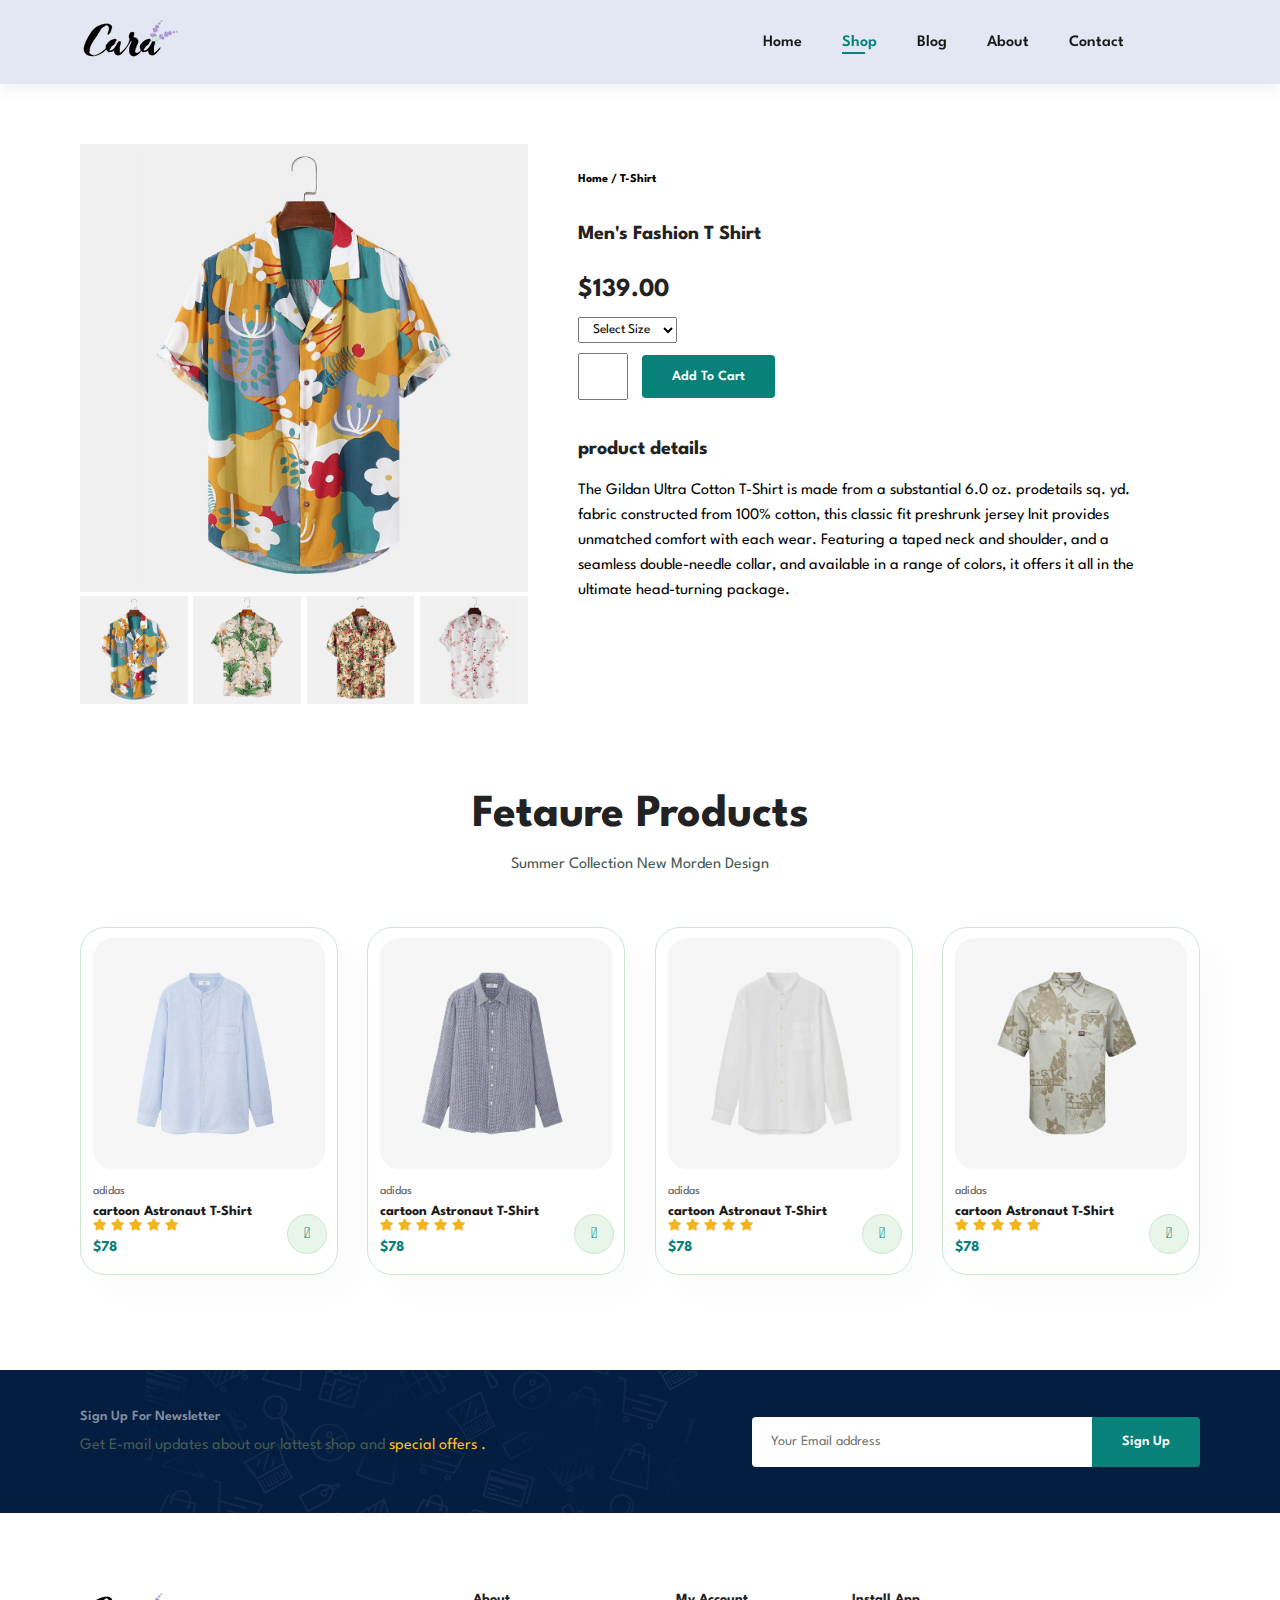
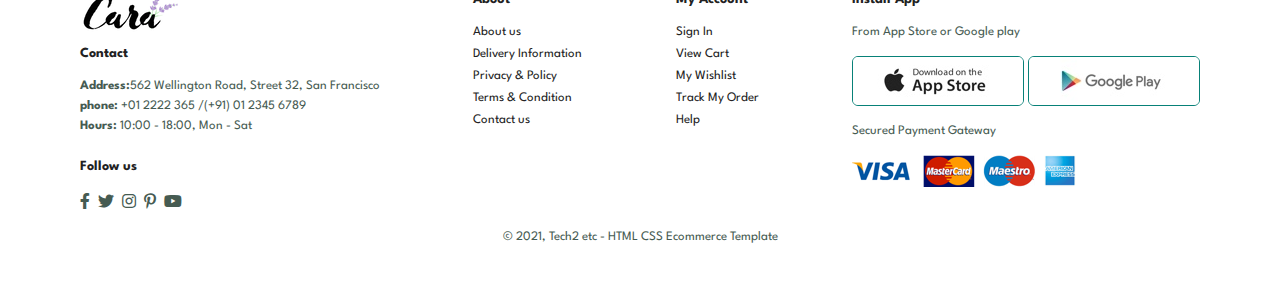
<file: sproduct.html>
<!DOCTYPE html>
<html lang="en">
<head>
    <meta charset="UTF-8">
    <meta name="viewport" content="width=device-width, initial-scale=1.0">
    <title>E-Comerce Website</title>
    <link rel="stylesheet" href="https://pro.fontawesome.com/releases/v5.10.0/css/all.css" />
    <link rel="stylesheet" href="style.css">

</head>

<body>
    <section id ="header">
        <a href = "#"><img src ="img/logo.png" class ="logo" alt =""></a>


        <div>
            <u1 id ="navbar">
                <li><a href ="index.html">Home</a></li>
                <li><a class ="active" href ="shop.html">Shop</a></li>
                <li><a href ="blog.html">Blog</a></li>
                <li><a href ="about.html">About</a></li>
                <li><a href ="contact.html">Contact</a></li>
                <li id ="lg-bag"><a href ="cart.html"><i class="far fa-shopping-bag"></i></a></li>
                <a href ="#" id ="close"><i class ="far fa-times"></i></a>
            </u1>
        </div>
        <div id ="mobile">
           
            <a href ="cart.html"><i class="far fa-shopping-bag"></i></a>
            <i id ="bar" class ="fas fa-outdent"></i>
        </div>
    </section>
  <section id ="prodetails"class = "section-p1">
    <div class ="single-pro-image">
        <img src ="img/products/f1.jpg" width ="100%" id ="MainImg" alt ="">

        <div class ="small-img-group">
         <div class = "small-img-col">
            <img src ="img/products/f1.jpg" width ="100%" class ="small-img"alt ="">
         </div>
         <div class = "small-img-col">
            <img src ="img/products/f2.jpg" width ="100%" class ="small-img"alt ="">
         </div>
         <div class = "small-img-col">
            <img src ="img/products/f3.jpg" width ="100%" class ="small-img"alt ="">
         </div>
         <div class = "small-img-col">
            <img src ="img/products/f4.jpg" width ="100%" class ="small-img"alt ="">
         </div>
        </div>
    </div>
    <div class ="single-pro-details">
        <h6>Home / T-Shirt</h6>
        <h4>Men's Fashion T Shirt</h4>
        <h2>$139.00</h2>
        <select>
            <option>Select Size</option>
            <option>XL</option>
            <option>XXL</option>
            <option>Small</option>
            <option>Large</option>
            
        </select>
        <input type ="number" vlaue="1">
        <button class ="normal">Add To Cart</button>
        <h4>product details</h4>
        <span>The Gildan Ultra Cotton T-Shirt is made from a substantial 6.0 oz. prodetails
            sq. yd. fabric constructed from 100% cotton, this classic fit preshrunk
            jersey lnit provides unmatched comfort with each wear. Featuring a taped neck
            and shoulder, and a seamless double-needle collar, and available in a range
            of colors, it offers it all in the ultimate head-turning package.
        </span>
        </div>
  </section>

  <section
    id ="product1" class ="section-p1">
     <h2>Fetaure Products</h2>
     <p>Summer Collection New Morden Design</p>
     <div class ="pro-container">
        <div class ="pro">
            <img src ="img/products/n1.jpg" alt ="">
            <div class ="des">
                <span>adidas</span>
                <h5>cartoon Astronaut T-Shirt</h5>
                <div class ="star">
                    <i class ="fas fa-star"></i>
                    <i class ="fas fa-star"></i>
                    <i class ="fas fa-star"></i>
                    <i class ="fas fa-star"></i>
                    <i class ="fas fa-star"></i>
                </div>
                <h4>$78</h4>
            </div>
            <a href ="#"><i class ="fal fa-shopping-cart cart"></i></a>
        </div>

        <div class ="pro">
            <img src ="img/products/n2.jpg" alt ="">
            <div class ="des">
                <span>adidas</span>
                <h5>cartoon Astronaut T-Shirt</h5>
                <div class ="star">
                    <i class ="fas fa-star"></i>
                    <i class ="fas fa-star"></i>
                    <i class ="fas fa-star"></i>
                    <i class ="fas fa-star"></i>
                    <i class ="fas fa-star"></i>
                </div>
                <h4>$78</h4>
            </div>
            <a href ="#"><i class ="fal fa-shopping-cart cart"></i></a>
        </div>

        <div class ="pro">
            <img src ="img/products/n3.jpg" alt ="">
            <div class ="des">
                <span>adidas</span>
                <h5>cartoon Astronaut T-Shirt</h5>
                <div class ="star">
                    <i class ="fas fa-star"></i>
                    <i class ="fas fa-star"></i>
                    <i class ="fas fa-star"></i>
                    <i class ="fas fa-star"></i>
                    <i class ="fas fa-star"></i>
                </div>
                <h4>$78</h4>
            </div>
            <a href ="#"><i class ="fal fa-shopping-cart cart"></i></a>
        </div>

        <div class ="pro">
            <img src ="img/products/n4.jpg" alt ="">
            <div class ="des">
                <span>adidas</span>
                <h5>cartoon Astronaut T-Shirt</h5>
                <div class ="star">
                    <i class ="fas fa-star"></i>
                    <i class ="fas fa-star"></i>
                    <i class ="fas fa-star"></i>
                    <i class ="fas fa-star"></i>
                    <i class ="fas fa-star"></i>
                </div>
                <h4>$78</h4>
            </div>
            <a href ="#"><i class ="fal fa-shopping-cart cart"></i></a>
        </div>

     </div>
    </section>
     
    <section id ="newsletter" class ="section-p1 section-m1">
        <div class ="newstext">
            <h4> Sign Up For Newsletter</h4>
            <p> Get E-mail updates about our lattest shop and <span>special offers .</span></p>
        </div>
        <div class ="form">
            <input type="text" placeholder="Your Email address">
            <button class ="normal">Sign Up</button>
        </div>

    </section>

    <footer class ="section-p1">
        <div class ="col">
            <img class ="logo" src ="img/logo.png" alt ="">
            <h4>Contact</h4>
            <p> <strong>Address:</strong>562 Wellington Road, Street 32, San Francisco</p>
            <p> <strong>phone:</strong> +01 2222 365 /(+91) 01 2345 6789</p>
            <p> <strong>Hours:</strong> 10:00 - 18:00, Mon - Sat</p>
            <div class ="follow">
                <h4>Follow us</h4>
                <div class ="icon">
                    <i class ="fab fa-facebook-f"></i>
                    <i class ="fab fa-twitter"></i>
                    <i class ="fab fa-instagram"></i>
                    <i class ="fab fa-pinterest-p"></i>
                    <i class ="fab fa-youtube"></i>
                </div>
            </div>
        </div>
        <div class ="col">
            <h4>About</h4>
            <a href ="#">About us</a>
            <a href ="#">Delivery Information</a>
            <a href ="#">Privacy & Policy</a>
            <a href ="#">Terms & Condition</a>
            <a href ="#">Contact us</a>
        </div>
        
        <div class ="col">
            <h4>My Account</h4>
            <a href ="#">Sign In</a>
            <a href ="#">View Cart</a>
            <a href ="#">My Wishlist</a>
            <a href ="#">Track My Order</a>
            <a href ="#">Help</a>
        </div>
        <div class = "col install">
            <h4>Install App</h4>
            <p>From App Store or Google play</p>

            <div class ="row">
                <img src ="img/pay/app.jpg" alt ="">
                <img src ="img/pay/play.jpg" alt ="">
            </div>
            <p>Secured Payment Gateway</p>
            <img src = "img/pay/pay.png" alt ="">
        </div>

        <div class = "copyright">
        <p>© 2021, Tech2 etc - HTML CSS Ecommerce Template</p>
        </div> 
    </footer>
    <script>
        var MainImg = document.getElementById("MainImg");
        var smallimg = document.getElementsByClassName("small-img");

        smallimg[0].onclick = function(){
            MainImg.src = smallimg[0].src;
        }
        smallimg[1].onclick = function(){
            MainImg.src = smallimg[1].src;
        }
        smallimg[2].onclick = function(){
            MainImg.src = smallimg[2].src;
        }
        smallimg[3].onclick = function(){
            MainImg.src = smallimg[3].src;
        }
    </script>

<script src ="script.js"></script>
</body>
</html>
</file>
<file: style.css>
@import url("https://fonts.googleapis.com/css2?family=Spartan:wght@100;200;300;400;500;600;700;800;900&display=swap");
* {
  margin: 0;
  padding: 0;
  box-sizing: border-box;
  font-family: "Spartan", sans-serif;
}

html {
  scroll-behavior: smooth;
}

/* Global Styles */

h1 {
  font-size: 50px;
  line-height: 64px;
  color: #222;
}

h2 {
  font-size: 46px;
  line-height: 54px;
  color: #222;
}

h4 {
  font-size: 20px;
  color: #222;
}

h6 {
  font-weight: 700;
  font-size: 12px;
}

p {
  font-size: 16px;
  color: #465b52;
  margin: 15px 0 20px 0;
}

.section-p1 {
  padding: 40px 80px;
}

.section-m1 {
  margin: 40px 0;
}
button.normal{
    font-size :14px;
    font-weight : 600;
    padding : 15px 30px;
    color :#000;
    background-color :#fff;
    border-radius : 4px;
    cursor : pointer;
    border : none;
    outline : none;
    transition : 0.2s;
}
button.white{
    font-size :13px;
    font-weight : 600;
    padding : 11px 18px;
    color :#fff;
    background-color :transparent;
    cursor : pointer;
    border : 1px solid #fff;
    outline : none;
    transition : 0.2s;
}

body {
  width: 100%;
}
#header {
    display : flex;
    align-items :center;
    justify-content : space-between;
    padding : 20px 80px;
    background : #E3E6F3;
    box-shadow : 0 5px 15px rgba(0,0,0,0.06);
    z-index : 999;
    position : sticky;
    top : 0;
    left : 0;
}
#navbar {
    display :flex;
    align-items :center;
    justify-content : center;
}

#navbar li {
    list-style :none;
    padding : 0 20px;
    position : relative;

}
#navbar li a{
    text-decoration: none;
    font-size : 16px;
    font-weight :600;
    color : #1a1a1a;
    transition : 0.3s ease;
}
#navbar li a:hover,
#navbar li a.active {
    color : #088178;
}
#navbar li a.active::after ,
#navbar li a:hover::after {
    content :"";
    width : 30%;
    height : 2px;
    background  : #088178;
    position : absolute;
    bottom : -4px;
    left : 20px;
}
#mobile {
    display : none;
    align-items : center;
 }
 #close {
    display : none;
 }
#hero {
    background-image : url("img/hero4.png");
    height : 90vh;
    width : 100;
    background-size : cover;
    background-position : top 25% right 0;
    padding : 0 80px;
    display : flex;
    align-items : flex-start;
    flex-direction : column;
    justify-content : center;
}
#hero h4{
    padding-bottom : 15px;
}
#hero h1 {
    color :#088178;
}
#hero button {
    background-image : url("img/button.png");
    background-color : transparent;
    color :#088178;
    border : 0;
    padding : 14px 80px 14px 65px;
    cursor : pointer;
    font-weight : 700;
    font-size :15px;
}
#feature .fe-box {
    width : 180px;
    text-align : center;
    padding : 25px 15px;
    box-shadow : 20px 20px 34px rgba(0,0,0,0.03);
    border : 2px solid #cce7cc;
    border-radius : 4px;
    margin : 15px 0;
}
#feature {
    display : flex;
    align-items : center;
    justify-content : space-between;
    flex-wrap: wrap;
}
#feature .fe-box img{
    width :100%;
    margin-bottom : 10px;
}
#feature .fe-box:hover {
    box-shadow :10px 10px 54px rgba(70 ,62 ,221 , 0.1);
}

#feature .fe-box h6 {
    padding : 9px 8px 6px 8px;
    line-height :1;
    border-radius : 4px;
    color : #088178;
    background-color :#fddde4;
    display: inline-block;
}
#feature .fe-box:nth-child(2) h6 {
    background-color :#cdebbc;
}
#feature .fe-box:nth-child(3) h6 {
    background-color :#d1e8f2;
}
#feature .fe-box:nth-child(4) h6 {
    background-color :#cdd4f8;
}
#feature .fe-box:nth-child(5) h6 {
    background-color :#f6dbf6;
}
#feature .fe-box:nth-child(6) h6 {
    background-color :#fff2e5;
}
#product1{
    text-align :center;
}
#product1 .pro-container{
    display : flex;
    justify-content :space-between;
    padding-top : 20px;
    flex-wrap : wrap;
}
#product1 .pro{
    width :23%;
    min-width :250px;
    padding : 10px 12px;
    border : 1px solid #cce7d0;
    border-radius :25px;
    cursor : pointer;
    box-shadow : 20px 20px 30px rgba(0,0,0,0.02);
    margin : 15px 0;
    transition : 0.2s ease;
    position : relative;
}
    #product1 .pro:hover{
        box-shadow : 20px 20px 30px rgba(0,0,0,0.06);
    }

#product1 .pro img {
    width :100%;
    border-radius : 20px;
}

#product1 .pro .des{
    text-align :start;
    padding : 10px 0;
}

#product1 .pro .des span{
    color : #606063;
    font-size : 12px;
}

#product1 .pro .des h5 {
    padding-top : 7px;
    color : #1a1a1a;
    font-size : 14px;


}
#product1 .pro .des i{
    font-size : 12px;
    color :rgb(243,181,25);
}

#product1 .pro .des h4 {
    padding-top : 7px;
    font-size : 15px;
    font-weight : 700;
    color : #088178;
}

#product1 .pro .cart{
    width :40px;
    height : 40px;
    border-radius : 50px;
    line-height : 40px;
    background-color :#e8f6ea;
    font-weight : 500;
    color : #088178;
    border : 1px solid #cce7d0;
    position : absolute;
    bottom : 20px;
    right : 10px;
}
#banner{
    display : flex;
    flex-direction : column;
    justify-content : center;
    align-items : center;
    text-align : center;
    background-image : url("img/banner/b2.jpg");
    width : 100%;
    height : 40vh;
    background-size : cover;
    background-position : center;

}
#banner h4{
 color : #fff;
 font-size :16px;
}
#banner h2{
    color : #fff;
    font-size : 30px;
    padding : 10px 0;
}
#banner h2 span{
    color : #ef3636;
}
#banner button:hover{
    background :#088178;
    color :#fff;
}
#sm-banner{
    display : flex;
    justify-content :space-between;
    flex-wrap : wrap;
}
#sm-banner .banner-box{
    display : flex;
    flex-direction : column;
    justify-content : center;
    align-items : flex-start;
    text-align : center;
    background-image : url("img/banner/b17.jpg");
    min-width : 830px;
    height : 50vh;
    background-size : cover;
    background-position : center;
    padding : 30px;
}
#sm-banner .banner-box2{
    background-image : url("img/banner/b10.jpg");
}
#sm-banner h4{
    color :#fff;
    font-size : 20px;
    font-weight : 300;
}
#sm-banner h2{
    color :#fff;
    font-size : 28px;
    font-weight : 800;
}
#sm-banner span{
    color :#fff;
    font-size : 14px;
    font-weight : 500;
    padding-bottom : 15px;
}

#sm-banner .banner-box:hover button{
    background :#088178;
    border : 1px solid #088178;
}
#banner3 {
    display : flex;
    justify-content : space-between;
    flex-wrap : wrap;
    padding : 0 80px;
}
#banner3 .banner-box{
    display : flex;
    flex-direction : column;
    justify-content : center;
    align-items : flex-start;
    background-image : url("img/banner/b7.jpg");
    min-width : 30%;
    height : 30vh;
    background-size : cover;
    background-position : center;
    padding : 20px;
    margin-bottom : 20px;
}
#banner3 .banner-box2 {
    background-image: url("img/banner/b4.jpg");
}
#banner3 .banner-box3 {
    background-image: url("img/banner/b18.jpg");
}
#banner3 h2{
    color : #fff;
    font-weight : 900;
    font-size : 15px;

}
#banner3 h3{
    color : #ec544e;
    font-weight : 800;
    font-size : 15px;
}
#newsletter {
    display : flex;
    justify-content :space-between;
    flex-wrap : wrap;
    align-items : center;
    background-image: url("img/banner/b14.png");
    background-repeat : no-repeat;
    background-position : 20% 30%;
    background-color :#041e42;
}

#newsletter h4 {
    font-size : 14px;
    font-weight : 600;
    color :#818ea0;

}
 #newsletter p span {
    color :#ffbd27;
 }
 #newsletter .form {
    display : flex;
    width : 40%;

 }

 #newsletter input{
    height :3.125rem;
    padding : 0 1.25em;
    font-size : 14px;
    width : 100%;
    border : 1px solid transparent;
    border-radius : 4px;
    outline : none;
    border-top-right-radius: 0;
    border-bottom-right-radius: 0;
 }

 #newsletter button {
    background-color :#088178;
    color :#fff;
    white-space : nowrap;
    border-top-left-radius: 0;
    border-bottom-left-radius: 0;
 }
 footer{
    display : flex;
    justify-content: space-between;
    flex-wrap : wrap;
 }
 footer .col {
    display : flex;
    flex-direction : column;
    align-items : flex-start;
    margin-bottom : 20px;
 }
 footer .logo{
    margin-bottom : 14px;
 }
 footer h4{
    font-size : 14px;
    padding-bottom : 20px;

 }
 footer p{
    font-size : 13px;
    margin : 0 0 8px 0;
 }
 footer a {
    font-size : 13px;
    text-decoration : none;
    color : #222;
    margin-bottom : 10px;
 }
 footer .follow{
    margin-top : 20px;
 }
 footer .follow i{
    color : #465b52;
    padding-right : 4px;
    cursor : pointer;
 }
 footer .install .row img{
    border: 1px solid #088178;
    border-radius : 6px;
 }
 footer .install img {
    margin : 10px 0 15px 0;
 }
 footer .follow i:hover,
  footer a:hover{
    color :#088178;    

 }
 footer .copyright{
    width : 100%;
    text-align : center;
 }

 #page-header{
    background-image : url("img/banner/b1.jpg");
    width :100%;
    height : 40vh;
    background-size :cover;
    display : flex;
    justify-content : center;
    text-align :center;
    flex-direction : column;
    padding :14px;
 }
 #page-header h2,
 #page-header p {
    color :#fff;
 }
 #pagination{
    text-align : center;
 }
 #pagination a{
    text-decoration : none;
    background-color : #088178;
    padding : 15px 20px;
    border-radius : 4px;
    color : #fff;
    font-weight : 600;
 }
 #pagination a i{
    font-size :  16px;
    font-weight : 600;
 }
 #prodetails {
    display : flex;
    margin-top : 20px;
 }
 #prodetails .single-pro-image{
    width : 40%;
    margin-right : 50px;
 }
    .small-img-group{
        display: flex;
        justify-content: space-between;
    }
    .small-img-col {
        flex-basis :24%;
        cursor: pointer;
    }
    #prodetails .single-pro-details{
        width : 50%;
        padding-top : 30px;

    }
    #prodetails .single-pro-details h4{
        padding : 40px 0 20px 0;
    }
    #prodetails .single-pro-details h2 {
        font-size: 26px;
    }
    #prodetails .single-pro-details select{
        display : block;
        padding : 5px 10px;
        margin-bottom : 10px;
    }
    #prodetails .single-pro-details input{
        width : 50px;
        height : 47px;
        padding-left : 10px;
        font-size : 16px;
        margin-right : 10px;
    }
    #prodetails .single-pro-details input:focus{
     outline : none;
    }
    #prodetails .single-pro-details button {
        background-color : #088178;
        color : #fff;
    }
    #prodetails .single-pro-details span {
        line-height : 25px;
    }


    #page-header.blog-header {
        background-image : url("img/banner/b19.jpg");
    }
    #blog{
        padding : 150px 150px 0 150px;
    }
    #blog .blog-box{
        display : flex;
        align-items : cneter;
        width : 100%;
        position: relative;
        padding-bottom: 90px;
    }
    #blog .blog-img{
        width : 50%;
        margin-right : 40px;
    }
    #blog img{
        width : 100%;
        height :300px;
        object-fit: cover;
    }
    #blog .blog-details {
        width : 50%;
       
    }
    #blog .blog-deatils a{
        text-decoration: none;
        font-size: 11px;
        color: #000;
        font-weight : 700;
        position: relative;
        transition: 0.3s;
    }
    #blog .blog-deatils a::after{
        content :"";
        width: 50px;
        height: 1px;
        background-color: #000;
        position: absolute;
        top: 4px;
        right : -60px;
    }
    #blog .blog-deatils a:hover{
      color :#088178;
    }
    #blog .blog-deatils a:hover::after{
        background-color :#088178;
    }
    #blog .blog-box h1{
        position: absolute;
        top: -40px;
        left: 0;
        font-size: 70px;
        font-weight: 700;
        color: #c9cbce;
        z-index: -9;
    }

    #page-header.about-header{
     background-image : url("img/about/banner.png");
    }
    #about-head{
        display :flex;
        align-items: center;
    }
    #about-head img{
        width : 50%;
        height : auto;
    }
    #about-head div{
        padding-left : 40px;
    }
    #about-app{
        text-align : center;
    }
    #about-app .video{
        width :70%;
        margin: 30px auto 0 auto;
        height : 100%;
    }
    #about-app .video video{
     width :100%;
     height : 100%;
     border-radius : 20px;
    }
    #contact-details {
        display: flex;
        align-items: center;
        justify-content: space-between;
    }
    #contact-details .detils{
        width :40%;

    }
    #contact-details .details span,
    #form-details form span{
        font-size : 12px;

    }
    #contact-details .details h2,
    #form-details form h2{
        font-size : 26px;
        line-height : 35px;
        padding : 20px 0;
    }
    #contact-details .details h3{
        font-size : 16px;
        padding-bottom: 15px;;
    }
    #contact-details .details li{
        list-style : none;
        display : flex;
        padding : 10px 0;
    }
    #contact-details .details li i{
        font-size: 14px;
        padding-right: 22px;

    }

    #contact-details .details li p{
        margin :0;
        font-size: 14px;
    }
    #contact-details .map{
        width: 55%;
        height: 400px;
    }
    #contact-details .map iframe{
       width: 100%;
       height: 100%;
    }
    #form-details{
        display: flex;
        justify-content: space-between;
        margin: 30px;
        padding: 80px;
        border :1px solid #e1e1e1;
    }

    #form-details form{
        width :65%;
        display: flex;
        flex-direction: column;
        align-items: flex-start;
    }
    #form-details form input,
    #form-details form textarea{
        width: 100%;
        padding: 12px 15px;
        outline: none;
        margin-bottom: 20px;
        border: 1px solid #e1e1e1;
    }

    #form-details form button{
        background-color: #088178;
        color: #fff;
    }
    #form-details .people div{
        padding-bottom: 25px;
        display: flex;
        align-items: flex-start;
    }
    #form-details .people div img{
        width: 65px;
        height: 65px;
        object-fit: cover;
        margin-right: 15px;
    }
    #form-details .people div p{
        margin : 0;
        font-size: 13px;
        line-height: 25px;
    }
    #form-details .people div p span{
        display: block;
        font-size: 16px;
        font-weight: 600;
        color: #000;
    }
    #cart{
        overflow-x: auto;
    }
    #cart table{
        width :100%;
        border-collapse: collapse;
        table-layout: fixed;
        white-space: nowrap;

    }
    #cart table img{
        width :70px;
    }
    #cart table td:nth-child(1){
        width: 100px;
        text-align: center;

    }
    #cart table td:nth-child(2){
        width: 150px;
        text-align: center;
        
    }
    #cart table td:nth-child(3){
        width: 250px;
        text-align: center;
        
    }
    #cart table td:nth-child(4),
    #cart table td:nth-child(5),
    #cart table td:nth-child(6)
    {
        width: 150px;
        text-align: center;
        
    }
    #cart table td:nth-child(5) input{
        width: 70px;
        padding: 10px 5px 10px 15px;
    }
    #cart table thead{
        border: 1px solid #e2e9e1;
        border-left: none;
        border-right: none;
    }
    #cart table thead td{
        font-weight: 700;
        text-transform: uppercase;
        font-size: 13px;
        padding: 18px 0;
    }
    #cart table tbody tr td{
        padding-top: 15px;

    }
    #cart table tbody td{
        font-size: 13px;
    }
    #cart-add{
        display: flex;
        flex-wrap: wrap;
        justify-content: space-between;
    }
    #coupan{
        width: 50%;
        margin-bottom: 30%;
    }
    #coupan h3,
    #subtotal h3{
        padding-bottom: 15px;
    }
    #coupan input{
        padding: 10px 20px;
        outline: none;
        width: 60%;
        margin-right: 10px;
        border: 1px solid #e2e9e1;
    }
    #coupan button,
    #subtotal button{
        background-color: #088178;
        color: #fff;
        padding: 12px 20px;
    }
    #subtotal{
        width: 50%;
        margin-bottom: 30px;
        border: 1px solid #e2e9e1;
        padding: 30px;
    }

    #subtotal table{
        border-collapse: collapse;
        width: 100%;
        margin-bottom: 20px;
    }
    #subtotal table td{
        width: 50%;
        border: 1px solid #e2e9e1;
        padding: 10px;
        font-size: 13px;
    }
 @media(max-width:799px){
    .section-p1 {
        padding : 40px 40px;
    }
    #navbar {
        display : flex;
        flex-direction : column;
        align-items : flex-start;
        justify-content :flex-start;
        position : fixed;
        top : 0;
        right : -300px;
        height : 100vh;
        width : 300px;
        background-color : #E3E6F3;
        box-shadow : 0 40px 60px rgba(0 , 0, 0, 0.1);
        padding: 80px 0 0 10px;
        transition : 0.3s;
    }
    #navbar.active{
        right :0px;
    }
    #navbar li {
        margin-bottom : 25px;
    }
    #mobile {
        display : flex;
        align-items : center;
     }
     #mobile i{
        color : #000000;
        font-size : 24px;
        padding-left : 20px;
     }
     #close {
        display : initial;
        position : absolute;
        top : 30px;
        left : 30px;
        color : #222;
        font-size : 24px;
     }
     #lg-bag{
        display : none;
     }    
     #hero{
        height : 70vh;
        padding : 0 80px;
        background-position : top 30% right 30%;
    }
    #feature {
        justify-content: center;
    }
    #feature .fe-box {
        margin : 15px 15px;
    }
    #product1 .pro-container{
        justify-content : center;
    }
    #product1 .pro {
        margin : 15px;
    }
    #banner {
        height : 20vh;
    }
    #sm-banner .banner-box{
        min-width : 100%;
        height : 30vh;
    }
    #banner3{
        padding :0 40px;
    }
    #banner3 .banner-box{
     width : 28%;
    }
    #newsletter .from{
        width : 70%;
    }
    #blog .blog-box{
        display : flex;
        flex-direction : row;
        align-items: flex-start;
     }

    #blog .blog-img {
        min-width : 50%;
        margin-right : 30px;
        margin-bottom : 30px;
    }
    #form-details {
        padding :40px;
    }
    #form-details form{
        width: 50%;
    }
    
}
 @media (max-width : 477px) {
    .section-p1 {
        padding : 10px 30px;
    }
    #header {
        padding : 10px 30px;
    }
    h1 {
        font-size : 38px;
    }
    h2{
        font-size : 32px;
    }
    #hero {
        padding : 0 20px;
        background-position : 55%;
    }
    #feature {
        justify-content: space-between;
    }
    #feature .fe-box {
        width : 155px;
        margin : 0 0 15px 0;
    }
    #product1 .pro {
        width : 100%;
    }
    #banner {
        height: 40vh;
    }
    #sm-banner .banner-box {
        height : 40vh;
    }
    #sm-banner .banner-box2 {
        margin-top : 20px;
    }
    #banner3 {
        padding : 0 20px;
    }
    #banner3 .banner-box{
        width : 100%;
    }
    #newslwtter{
        padding :40px 20px;
    }
    footer .copyright {
        text-align : start;
    }
    #newsletter .form {
        width : 100%;
    }
    #prodetails {
        display: flex;
        flex-direction : column;
    }
    #prodetails .single-pro-image{
        width : 100%;
        margin-right : 0px;
    }
    #prodetails .single-pro-details {
        width : 100%;
        
    }
    #blog {
        padding : 100px 20px 0 20px;
    }
    #blog .blog-box{
       display : flex;
       flex-direction : column;
       align-items: flex-start;
    }
    #blog .blog-img {
        width : 100%;
        margin-right : 0px;
        margin-bottom : 30px;
    }
    #about-head {
        flex-direction : column;    
    }

    #about-head img{
        width : 100%;
        margin-bottom: 20px;
    }
    #about-head div{
        padding-left : 0px;
    }
    #about-app .video{
        width : 100%;
    }
   #contact-details{
    flex-direction: column;
   }
   #contact-details .details {
    width: 100%;
    margin-bottom: 30px;
   }
   #contact-details .map{
    width: 100%;
   }
   #form-details{
    margin: 10px;
    padding: 30px 10px;
    flex-wrap: wrap;
   }
   #form-details form{
    width: 100%;
    margin-bottom: 30px;
   }
   #cart-add{
   flex-direction: column;
   }
   #coupan
   {
    width: 100%;
   }
   #subtotal{
    width: 100%;
    padding: 20px;
   }
 }
</file>
